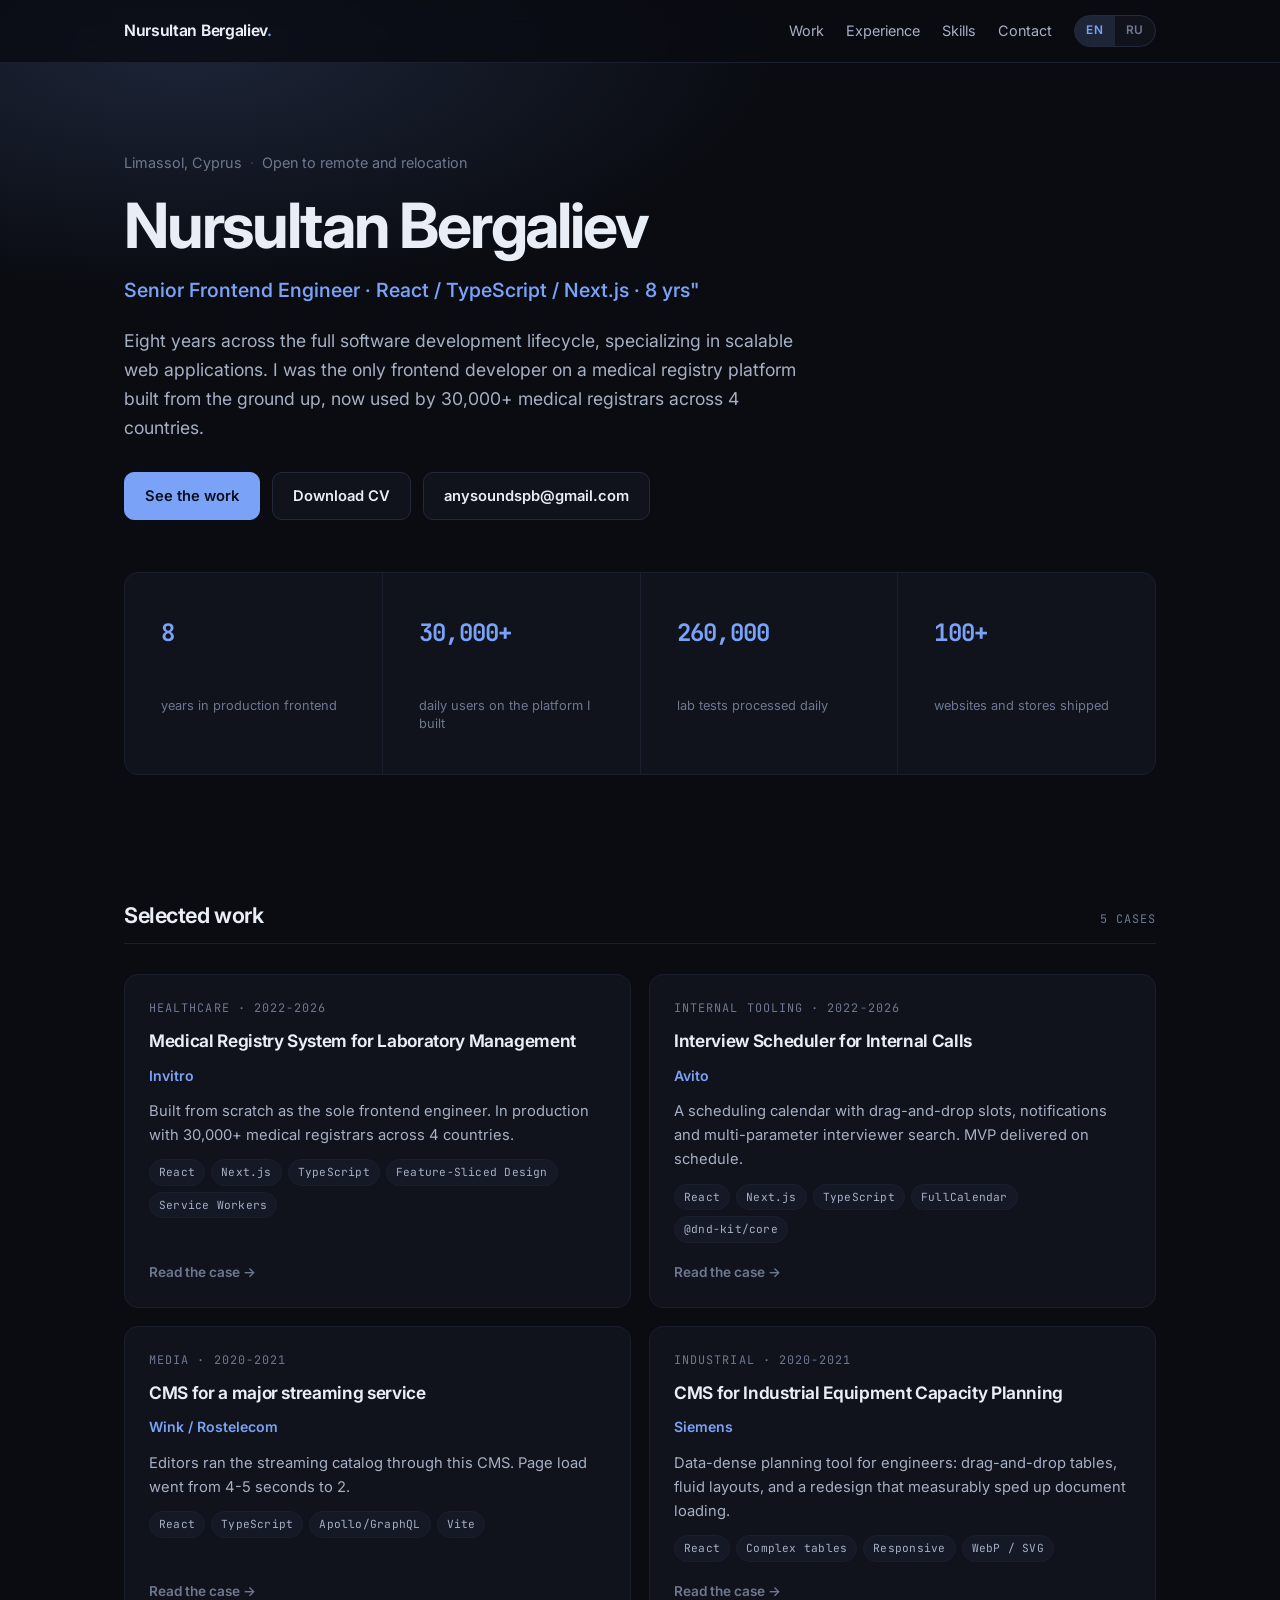
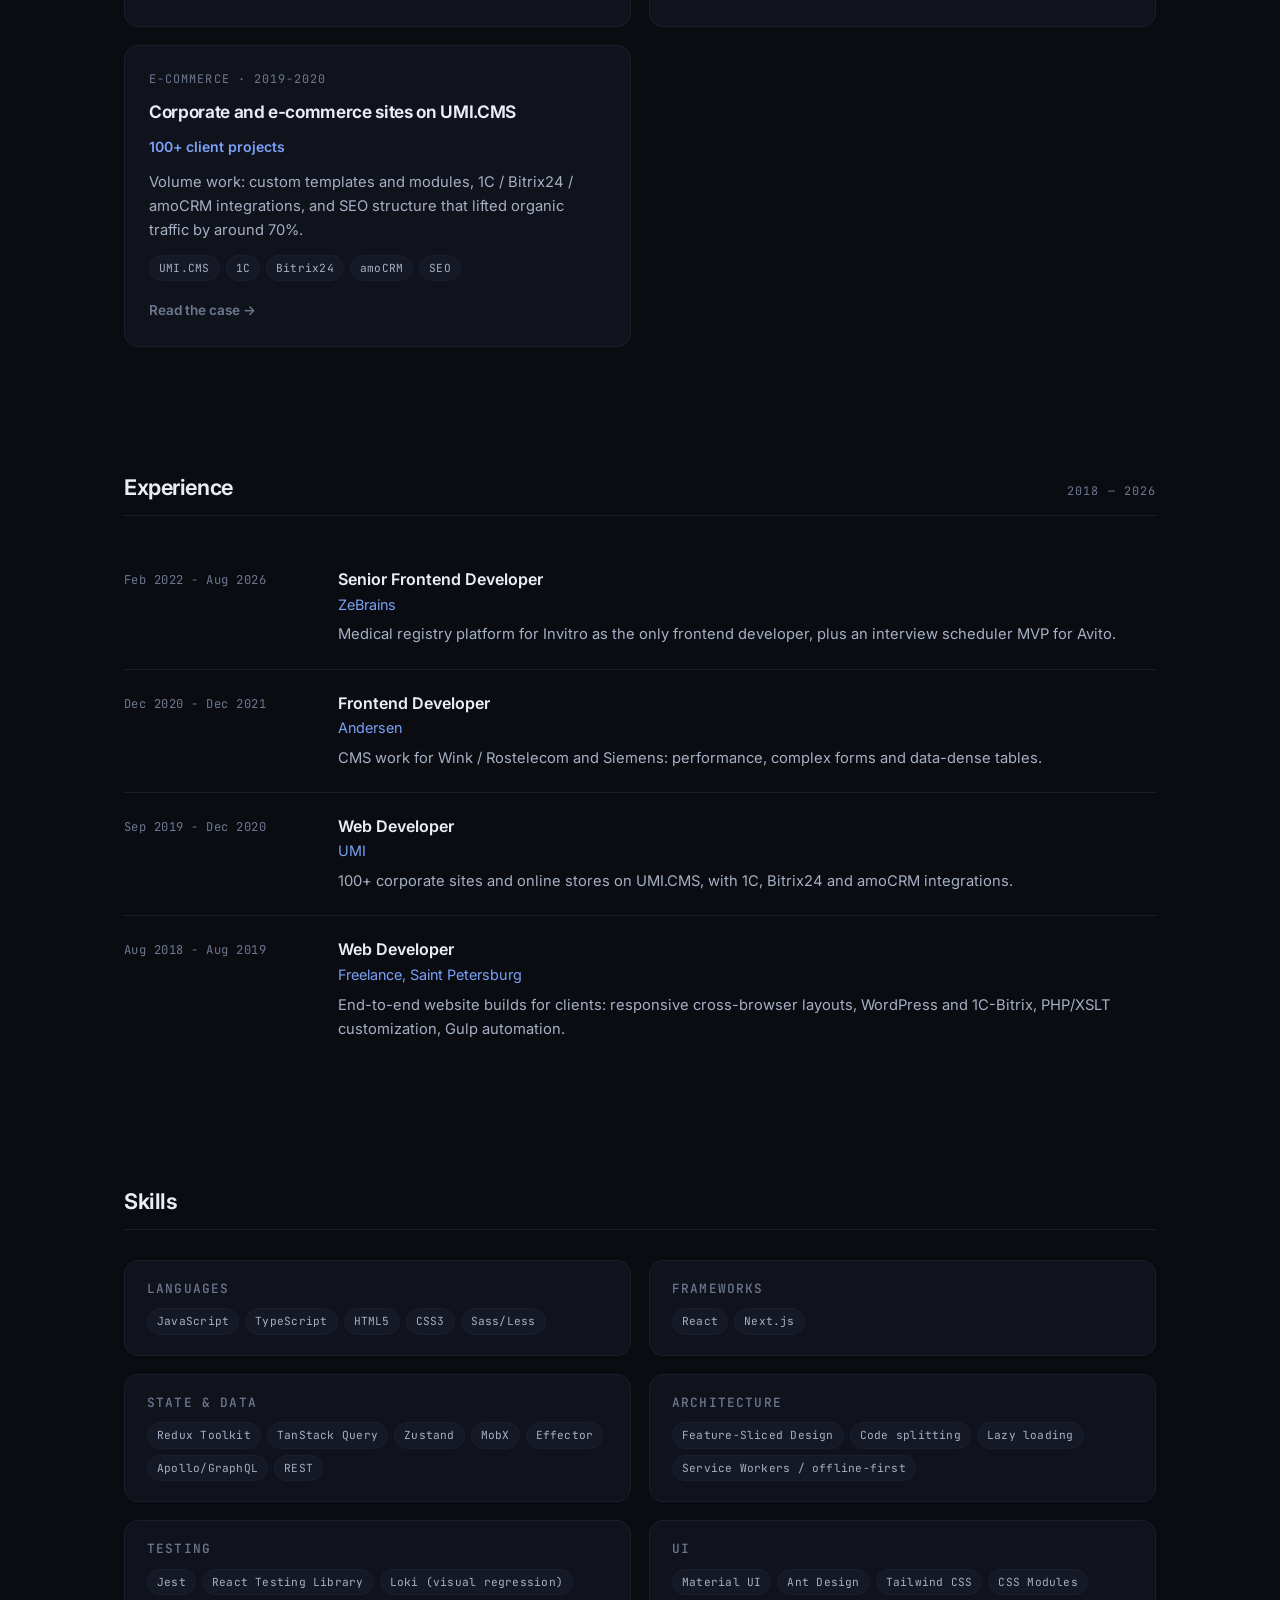
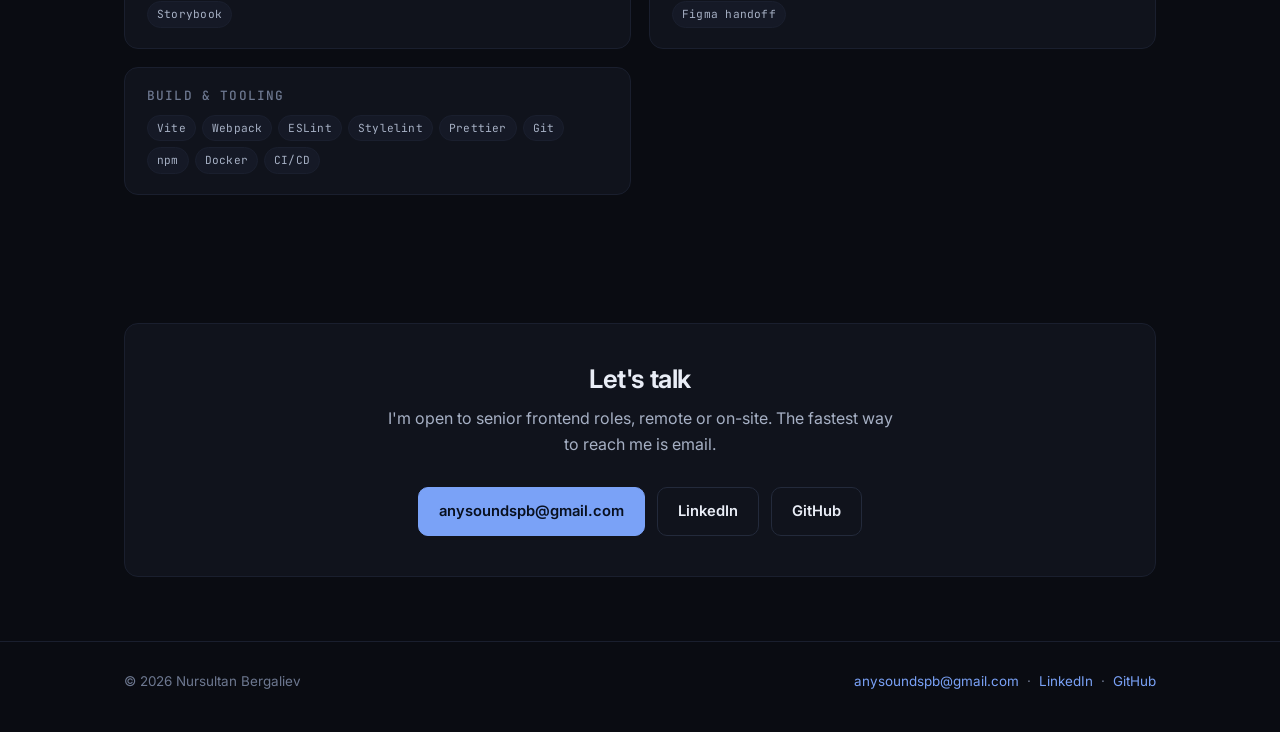
<file: index.html>
<!doctype html>
<html lang="en" data-title-en="Nursultan Bergaliev - Senior Frontend Developer" data-title-ru="Нурсултан Бергалиев - Senior Frontend-разработчик">
<head>
<meta charset="utf-8">
<meta name="viewport" content="width=device-width, initial-scale=1">
<title>Nursultan Bergaliev - Senior Frontend Developer</title>
<meta name="description" content="Senior Frontend Developer with 8 years of experience. React, Next.js, TypeScript. Built a medical registry platform used by 30,000+ registrars across 4 countries.">
<meta property="og:title" content="Nursultan Bergaliev - Senior Frontend Developer">
<meta property="og:description" content="Senior Frontend Developer with 8 years of experience. React, Next.js, TypeScript. Built a medical registry platform used by 30,000+ registrars across 4 countries.">
<meta property="og:type" content="website">
<meta name="theme-color" content="#0a0c12">
<link rel="icon" href="data:image/svg+xml,%3Csvg xmlns='http://www.w3.org/2000/svg' viewBox='0 0 32 32'%3E%3Crect width='32' height='32' rx='8' fill='%230a0c12'/%3E%3Ctext x='16' y='22' font-family='monospace' font-size='16' font-weight='700' fill='%237aa2f7' text-anchor='middle'%3ENB%3C/text%3E%3C/svg%3E">
<link rel="preconnect" href="https://fonts.googleapis.com">
<link rel="preconnect" href="https://fonts.gstatic.com" crossorigin>
<link rel="stylesheet" href="https://fonts.googleapis.com/css2?family=Inter:wght@400;500;600;700&family=JetBrains+Mono:wght@400;500;700&display=swap">
<link rel="stylesheet" href="assets/style.css">
</head>
<body>
<a class="skip" href="#main"><span data-lang="en">Skip to content</span><span data-lang="ru">К содержанию</span></a>
<header class="site-head">
  <div class="wrap">
    <a class="brand" href="index.html">Nursultan Bergaliev<span class="dot">.</span></a>
    <nav class="nav">
      <a href="index.html#work"><span data-lang="en">Work</span><span data-lang="ru">Проекты</span></a>
      <a href="index.html#experience"><span data-lang="en">Experience</span><span data-lang="ru">Опыт</span></a>
      <a href="index.html#skills"><span data-lang="en">Skills</span><span data-lang="ru">Навыки</span></a>
      <a class="keep" href="index.html#contact"><span data-lang="en">Contact</span><span data-lang="ru">Контакты</span></a>
      <div class="lang" role="group" aria-label="Language">
        <button type="button" data-set="en" aria-pressed="true">EN</button>
        <button type="button" data-set="ru" aria-pressed="false">RU</button>
      </div>
    </nav>
  </div>
</header>
<main id="main">

<div class="hero">
  <div class="wrap">
    <div class="meta-line">
      <span><span data-lang="en">Limassol, Cyprus</span><span data-lang="ru">Лимассол, Кипр</span></span><span class="sep">·</span>
      <span><span data-lang="en">Open to remote and relocation</span><span data-lang="ru">Открыт к удалёнке и релокации</span></span>
    </div>
    <h1>Nursultan Bergaliev</h1>
    <div data-lang="en" class="role">Senior Frontend Engineer · React / TypeScript / Next.js · 8 yrs"</div><div data-lang="ru" class="role">Senior Frontend-разработчик</div>
    <p data-lang="en" class="pitch">Eight years across the full software development lifecycle, specializing in scalable web applications. I was the only frontend developer on a medical registry platform built from the ground up, now used by 30,000+ medical registrars across 4 countries.</p><p data-lang="ru" class="pitch">Восемь лет во всём цикле разработки, специализация - масштабируемые веб-приложения. Был единственным фронтенд-разработчиком медицинской регистратуры, построенной с нуля: сейчас ей пользуются более 30 000 медрегистраторов в 4 странах.</p>
    <div class="cta">
      <a class="btn btn-primary" href="#work"><span data-lang="en">See the work</span><span data-lang="ru">Смотреть проекты</span></a>
      <a class="btn" href="Nursultan_Bergaliev_CV.pdf" download><span data-lang="en">Download CV</span><span data-lang="ru">Скачать резюме</span></a>
      <a class="btn" href="mailto:anysoundspb@gmail.com">anysoundspb@gmail.com</a>
    </div>
    <div class="stats">
      <div><div class="v">8</div><div class="l"><span data-lang="en">years in production frontend</span><span data-lang="ru">лет в продакшен-фронтенде</span></div></div>
      <div><div class="v"><span data-lang="en">30,000+</span><span data-lang="ru">30 000+</span></div><div class="l"><span data-lang="en">daily users on the platform I built</span><span data-lang="ru">пользователей у платформы, которую построил</span></div></div>
      <div><div class="v"><span data-lang="en">260,000</span><span data-lang="ru">260 000</span></div><div class="l"><span data-lang="en">lab tests processed daily</span><span data-lang="ru">лабораторных тестов в день</span></div></div>
      <div><div class="v">100+</div><div class="l"><span data-lang="en">websites and stores shipped</span><span data-lang="ru">сайтов и магазинов запущено</span></div></div></div>
  </div>
</div>

<section id="work">
  <div class="wrap">
    <div class="sec-head">
      <h2><span data-lang="en">Selected work</span><span data-lang="ru">Избранные проекты</span></h2>
      <span class="mono">5 <span data-lang="en">cases</span><span data-lang="ru">кейсов</span></span>
    </div>
    <div class="cards">
      <a class="card" href="work/invitro.html">
        <span class="mono"><span data-lang="en">Healthcare · 2022-2026</span><span data-lang="ru">Медицина · 2022-2026</span></span>
        <h3 data-lang="en">Medical Registry System for Laboratory Management</h3><h3 data-lang="ru">Медицинская регистратура для лабораторной сети</h3>
        <span class="client">Invitro</span>
        <p data-lang="en">Built from scratch as the sole frontend engineer. In production with 30,000+ medical registrars across 4 countries.</p><p data-lang="ru">Построена с нуля, фронтенд целиком на мне. В проде у 30 000+ медрегистраторов в 4 странах.</p>
        <div class="chips"><span class="chip">React</span><span class="chip">Next.js</span><span class="chip">TypeScript</span><span class="chip">Feature-Sliced Design</span><span class="chip">Service Workers</span></div>
        <span class="more"><span data-lang="en">Read the case</span><span data-lang="ru">Читать кейс</span> <span>&rarr;</span></span>
      </a>
      <a class="card" href="work/avito.html">
        <span class="mono"><span data-lang="en">Internal tooling · 2022-2026</span><span data-lang="ru">Внутренний инструмент · 2022-2026</span></span>
        <h3 data-lang="en">Interview Scheduler for Internal Calls</h3><h3 data-lang="ru">Планировщик интервью для внутренних созвонов</h3>
        <span class="client">Avito</span>
        <p data-lang="en">A scheduling calendar with drag-and-drop slots, notifications and multi-parameter interviewer search. MVP delivered on schedule.</p><p data-lang="ru">Календарь планирования со слотами через drag-and-drop, уведомлениями и многопараметрическим поиском интервьюеров. MVP сдан в срок.</p>
        <div class="chips"><span class="chip">React</span><span class="chip">Next.js</span><span class="chip">TypeScript</span><span class="chip">FullCalendar</span><span class="chip">@dnd-kit/core</span></div>
        <span class="more"><span data-lang="en">Read the case</span><span data-lang="ru">Читать кейс</span> <span>&rarr;</span></span>
      </a>
      <a class="card" href="work/wink.html">
        <span class="mono"><span data-lang="en">Media · 2020-2021</span><span data-lang="ru">Медиа · 2020-2021</span></span>
        <h3 data-lang="en">CMS for a major streaming service</h3><h3 data-lang="ru">CMS для крупного стримингового сервиса</h3>
        <span class="client">Wink / Rostelecom</span>
        <p data-lang="en">Editors ran the streaming catalog through this CMS. Page load went from 4-5 seconds to 2.</p><p data-lang="ru">Редакторы вели каталог стриминга через эту CMS. Загрузка страницы упала с 4-5 секунд до 2.</p>
        <div class="chips"><span class="chip">React</span><span class="chip">TypeScript</span><span class="chip">Apollo/GraphQL</span><span class="chip">Vite</span></div>
        <span class="more"><span data-lang="en">Read the case</span><span data-lang="ru">Читать кейс</span> <span>&rarr;</span></span>
      </a>
      <a class="card" href="work/siemens.html">
        <span class="mono"><span data-lang="en">Industrial · 2020-2021</span><span data-lang="ru">Промышленность · 2020-2021</span></span>
        <h3 data-lang="en">CMS for Industrial Equipment Capacity Planning</h3><h3 data-lang="ru">CMS для планирования мощностей промышленного оборудования</h3>
        <span class="client">Siemens</span>
        <p data-lang="en">Data-dense planning tool for engineers: drag-and-drop tables, fluid layouts, and a redesign that measurably sped up document loading.</p><p data-lang="ru">Плотный по данным инструмент планирования для инженеров: таблицы с drag-and-drop, резиновые макеты и редизайн, который заметно ускорил загрузку документов.</p>
        <div class="chips"><span class="chip">React</span><span class="chip">Complex tables</span><span class="chip">Responsive</span><span class="chip">WebP / SVG</span></div>
        <span class="more"><span data-lang="en">Read the case</span><span data-lang="ru">Читать кейс</span> <span>&rarr;</span></span>
      </a>
      <a class="card" href="work/umi.html">
        <span class="mono"><span data-lang="en">E-commerce · 2019-2020</span><span data-lang="ru">E-commerce · 2019-2020</span></span>
        <h3 data-lang="en">Corporate and e-commerce sites on UMI.CMS</h3><h3 data-lang="ru">Корпоративные сайты и магазины на UMI.CMS</h3>
        <span class="client"><span data-lang="en">100+ client projects</span><span data-lang="ru">100+ клиентских проектов</span></span>
        <p data-lang="en">Volume work: custom templates and modules, 1C / Bitrix24 / amoCRM integrations, and SEO structure that lifted organic traffic by around 70%.</p><p data-lang="ru">Поток проектов: кастомные шаблоны и модули, интеграции с 1С, Bitrix24 и amoCRM, SEO-структура, поднявшая органический трафик примерно на 70%.</p>
        <div class="chips"><span class="chip">UMI.CMS</span><span class="chip">1C</span><span class="chip">Bitrix24</span><span class="chip">amoCRM</span><span class="chip">SEO</span></div>
        <span class="more"><span data-lang="en">Read the case</span><span data-lang="ru">Читать кейс</span> <span>&rarr;</span></span>
      </a>
    </div>
  </div>
</section>

<section id="experience">
  <div class="wrap">
    <div class="sec-head">
      <h2><span data-lang="en">Experience</span><span data-lang="ru">Опыт работы</span></h2>
      <span class="mono">2018 &mdash; 2026</span>
    </div>
    <div class="tl">
      <div class="tl-item">
        <div class="tl-when"><span data-lang="en">Feb 2022 - Aug 2026</span><span data-lang="ru">Фев 2022 - авг 2026</span></div>
        <div>
          <div data-lang="en" class="tl-role">Senior Frontend Developer</div><div data-lang="ru" class="tl-role">Senior Frontend-разработчик</div>
          <div class="tl-co">ZeBrains</div>
          <div data-lang="en" class="tl-note">Medical registry platform for Invitro as the only frontend developer, plus an interview scheduler MVP for Avito.</div><div data-lang="ru" class="tl-note">Медицинская регистратура для «Инвитро» - единственным фронтендером, плюс MVP планировщика интервью для Avito.</div>
        </div>
      </div>
      <div class="tl-item">
        <div class="tl-when"><span data-lang="en">Dec 2020 - Dec 2021</span><span data-lang="ru">Дек 2020 - дек 2021</span></div>
        <div>
          <div data-lang="en" class="tl-role">Frontend Developer</div><div data-lang="ru" class="tl-role">Frontend-разработчик</div>
          <div class="tl-co">Andersen</div>
          <div data-lang="en" class="tl-note">CMS work for Wink / Rostelecom and Siemens: performance, complex forms and data-dense tables.</div><div data-lang="ru" class="tl-note">CMS для Wink / «Ростелеком» и Siemens: производительность, сложные формы и плотные таблицы.</div>
        </div>
      </div>
      <div class="tl-item">
        <div class="tl-when"><span data-lang="en">Sep 2019 - Dec 2020</span><span data-lang="ru">Сен 2019 - дек 2020</span></div>
        <div>
          <div data-lang="en" class="tl-role">Web Developer</div><div data-lang="ru" class="tl-role">Веб-разработчик</div>
          <div class="tl-co">UMI</div>
          <div data-lang="en" class="tl-note">100+ corporate sites and online stores on UMI.CMS, with 1C, Bitrix24 and amoCRM integrations.</div><div data-lang="ru" class="tl-note">100+ корпоративных сайтов и магазинов на UMI.CMS с интеграциями 1С, Bitrix24 и amoCRM.</div>
        </div>
      </div>
      <div class="tl-item">
        <div class="tl-when"><span data-lang="en">Aug 2018 - Aug 2019</span><span data-lang="ru">Авг 2018 - авг 2019</span></div>
        <div>
          <div data-lang="en" class="tl-role">Web Developer</div><div data-lang="ru" class="tl-role">Веб-разработчик</div>
          <div data-lang="en" class="tl-co">Freelance, Saint Petersburg</div><div data-lang="ru" class="tl-co">Фриланс, Санкт-Петербург</div>
          <div data-lang="en" class="tl-note">End-to-end website builds for clients: responsive cross-browser layouts, WordPress and 1C-Bitrix, PHP/XSLT customization, Gulp automation.</div><div data-lang="ru" class="tl-note">Сайты под ключ для клиентов: адаптивная кроссбраузерная вёрстка, WordPress и 1С-Битрикс, доработки на PHP/XSLT, автоматизация на Gulp.</div>
        </div>
      </div>
    </div>
  </div>
</section>

<section id="skills">
  <div class="wrap">
    <div class="sec-head">
      <h2><span data-lang="en">Skills</span><span data-lang="ru">Навыки</span></h2>
    </div>
    <div class="skills">
      <div class="skill-group">
        <h3 data-lang="en">Languages</h3><h3 data-lang="ru">Языки</h3>
        <div class="chips"><span class="chip">JavaScript</span><span class="chip">TypeScript</span><span class="chip">HTML5</span><span class="chip">CSS3</span><span class="chip">Sass/Less</span></div>
      </div>
      <div class="skill-group">
        <h3 data-lang="en">Frameworks</h3><h3 data-lang="ru">Фреймворки</h3>
        <div class="chips"><span class="chip">React</span><span class="chip">Next.js</span></div>
      </div>
      <div class="skill-group">
        <h3 data-lang="en">State &amp; data</h3><h3 data-lang="ru">Состояние и данные</h3>
        <div class="chips"><span class="chip">Redux Toolkit</span><span class="chip">TanStack Query</span><span class="chip">Zustand</span><span class="chip">MobX</span><span class="chip">Effector</span><span class="chip">Apollo/GraphQL</span><span class="chip">REST</span></div>
      </div>
      <div class="skill-group">
        <h3 data-lang="en">Architecture</h3><h3 data-lang="ru">Архитектура</h3>
        <div class="chips"><span class="chip">Feature-Sliced Design</span><span class="chip">Code splitting</span><span class="chip">Lazy loading</span><span class="chip">Service Workers / offline-first</span></div>
      </div>
      <div class="skill-group">
        <h3 data-lang="en">Testing</h3><h3 data-lang="ru">Тестирование</h3>
        <div class="chips"><span class="chip">Jest</span><span class="chip">React Testing Library</span><span class="chip">Loki (visual regression)</span><span class="chip">Storybook</span></div>
      </div>
      <div class="skill-group">
        <h3 data-lang="en">UI</h3><h3 data-lang="ru">UI</h3>
        <div class="chips"><span class="chip">Material UI</span><span class="chip">Ant Design</span><span class="chip">Tailwind CSS</span><span class="chip">CSS Modules</span><span class="chip">Figma handoff</span></div>
      </div>
      <div class="skill-group">
        <h3 data-lang="en">Build &amp; tooling</h3><h3 data-lang="ru">Сборка и тулинг</h3>
        <div class="chips"><span class="chip">Vite</span><span class="chip">Webpack</span><span class="chip">ESLint</span><span class="chip">Stylelint</span><span class="chip">Prettier</span><span class="chip">Git</span><span class="chip">npm</span><span class="chip">Docker</span><span class="chip">CI/CD</span></div>
      </div>
    </div>
  </div>
</section>

<section id="contact">
  <div class="wrap">
    <div class="contact-box">
      <h2><span data-lang="en">Let's talk</span><span data-lang="ru">Давайте поговорим</span></h2>
      <p><span data-lang="en">I'm open to senior frontend roles, remote or on-site. The fastest way to reach me is email.</span><span data-lang="ru">Открыт к senior-позициям во фронтенде, удалённо или в офисе. Быстрее всего ответить на письмо.</span></p>
      <div class="cta" style="justify-content:center">
        <a class="btn btn-primary" href="mailto:anysoundspb@gmail.com">anysoundspb@gmail.com</a>
        <a class="btn" href="https://www.linkedin.com/in/nursultan-bergaliev-607647428/" rel="noopener">LinkedIn</a>
        <a class="btn" href="https://github.com/anysound" rel="noopener">GitHub</a>
      </div>
    </div>
  </div>
</section>

</main>
<footer class="site-foot">
  <div class="wrap">
    <span>&copy; 2026 Nursultan Bergaliev</span>
    <span><a href="mailto:anysoundspb@gmail.com">anysoundspb@gmail.com</a> &nbsp;·&nbsp; <a href="https://www.linkedin.com/in/nursultan-bergaliev-607647428/" rel="noopener">LinkedIn</a> &nbsp;·&nbsp; <a href="https://github.com/anysound" rel="noopener">GitHub</a></span>
  </div>
</footer>
<script src="assets/site.js"></script>
</body>
</html>
</file>
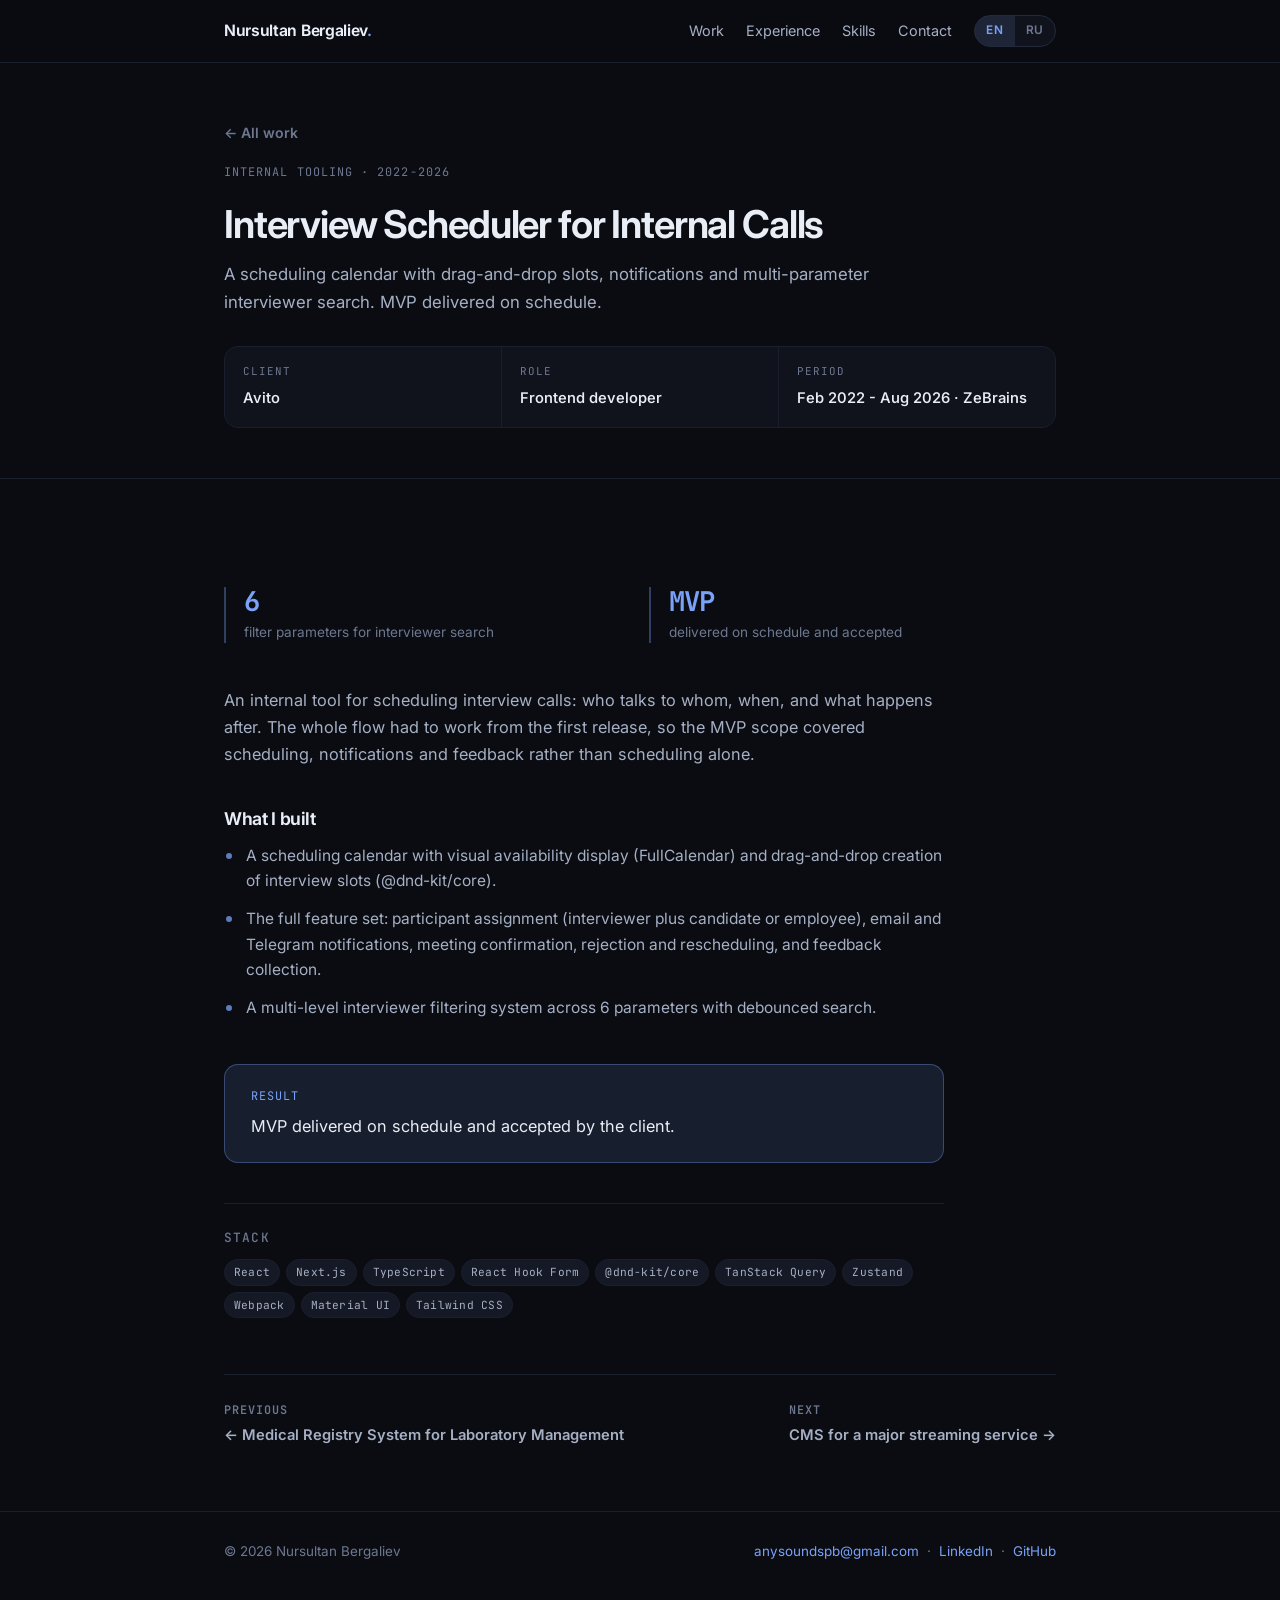
<file: work/avito.html>
<!doctype html>
<html lang="en" data-title-en="Interview Scheduler for Internal Calls - Avito - Nursultan Bergaliev" data-title-ru="Планировщик интервью для внутренних созвонов - Нурсултан Бергалиев">
<head>
<meta charset="utf-8">
<meta name="viewport" content="width=device-width, initial-scale=1">
<title>Interview Scheduler for Internal Calls - Avito - Nursultan Bergaliev</title>
<meta name="description" content="A scheduling calendar with drag-and-drop slots, notifications and multi-parameter interviewer search. MVP delivered on schedule.">
<meta property="og:title" content="Interview Scheduler for Internal Calls - Avito - Nursultan Bergaliev">
<meta property="og:description" content="A scheduling calendar with drag-and-drop slots, notifications and multi-parameter interviewer search. MVP delivered on schedule.">
<meta property="og:type" content="website">
<meta name="theme-color" content="#0a0c12">
<link rel="icon" href="data:image/svg+xml,%3Csvg xmlns='http://www.w3.org/2000/svg' viewBox='0 0 32 32'%3E%3Crect width='32' height='32' rx='8' fill='%230a0c12'/%3E%3Ctext x='16' y='22' font-family='monospace' font-size='16' font-weight='700' fill='%237aa2f7' text-anchor='middle'%3ENB%3C/text%3E%3C/svg%3E">
<link rel="preconnect" href="https://fonts.googleapis.com">
<link rel="preconnect" href="https://fonts.gstatic.com" crossorigin>
<link rel="stylesheet" href="https://fonts.googleapis.com/css2?family=Inter:wght@400;500;600;700&family=JetBrains+Mono:wght@400;500;700&display=swap">
<link rel="stylesheet" href="../assets/style.css">
</head>
<body class="case">
<a class="skip" href="#main"><span data-lang="en">Skip to content</span><span data-lang="ru">К содержанию</span></a>
<header class="site-head">
  <div class="wrap">
    <a class="brand" href="../index.html">Nursultan Bergaliev<span class="dot">.</span></a>
    <nav class="nav">
      <a href="../index.html#work"><span data-lang="en">Work</span><span data-lang="ru">Проекты</span></a>
      <a href="../index.html#experience"><span data-lang="en">Experience</span><span data-lang="ru">Опыт</span></a>
      <a href="../index.html#skills"><span data-lang="en">Skills</span><span data-lang="ru">Навыки</span></a>
      <a class="keep" href="../index.html#contact"><span data-lang="en">Contact</span><span data-lang="ru">Контакты</span></a>
      <div class="lang" role="group" aria-label="Language">
        <button type="button" data-set="en" aria-pressed="true">EN</button>
        <button type="button" data-set="ru" aria-pressed="false">RU</button>
      </div>
    </nav>
  </div>
</header>
<main id="main">

<div class="case-head">
  <div class="wrap">
    <a class="back" href="../index.html">&larr; <span data-lang="en">All work</span><span data-lang="ru">Все проекты</span></a>
    <span class="mono" style="display:block;margin-top:18px"><span data-lang="en">Internal tooling · 2022-2026</span><span data-lang="ru">Внутренний инструмент · 2022-2026</span></span>
    <h1 data-lang="en">Interview Scheduler for Internal Calls</h1><h1 data-lang="ru">Планировщик интервью для внутренних созвонов</h1>
    <p data-lang="en" class="lede">A scheduling calendar with drag-and-drop slots, notifications and multi-parameter interviewer search. MVP delivered on schedule.</p><p data-lang="ru" class="lede">Календарь планирования со слотами через drag-and-drop, уведомлениями и многопараметрическим поиском интервьюеров. MVP сдан в срок.</p>
    <dl class="case-meta">
      <div><dt><span data-lang="en">Client</span><span data-lang="ru">Клиент</span></dt><dd>Avito</dd></div>
      <div><dt><span data-lang="en">Role</span><span data-lang="ru">Роль</span></dt><dd><span data-lang="en">Frontend developer</span><span data-lang="ru">Фронтенд-разработчик</span></dd></div>
      <div><dt><span data-lang="en">Period</span><span data-lang="ru">Период</span></dt><dd><span data-lang="en">Feb 2022 - Aug 2026</span><span data-lang="ru">Февраль 2022 - август 2026</span> · ZeBrains</dd></div>
    </dl>
  </div>
</div>

<section>
  <div class="wrap">
    <div class="kpis">
        <div class="kpi"><div class="v">6</div><div class="l"><span data-lang="en">filter parameters for interviewer search</span><span data-lang="ru">параметров фильтра поиска интервьюера</span></div></div>
        <div class="kpi"><div class="v">MVP</div><div class="l"><span data-lang="en">delivered on schedule and accepted</span><span data-lang="ru">сдан в срок и принят</span></div></div>
      </div>
    <div class="prose">
      <p data-lang="en">An internal tool for scheduling interview calls: who talks to whom, when, and what happens after. The whole flow had to work from the first release, so the MVP scope covered scheduling, notifications and feedback rather than scheduling alone.</p><p data-lang="ru">Внутренний инструмент для планирования интервью: кто с кем говорит, когда и что происходит дальше. Весь сценарий должен был работать с первого релиза, поэтому в MVP вошли не только слоты, но и уведомления со сбором обратной связи.</p>
      
      <div class="block">
        <h2 data-lang="en">What I built</h2><h2 data-lang="ru">Что сделал</h2>
        <ul>
          <li><span data-lang="en">A scheduling calendar with visual availability display (FullCalendar) and drag-and-drop creation of interview slots (@dnd-kit/core).</span><span data-lang="ru">Календарь планирования с визуальным отображением доступности (FullCalendar) и созданием слотов интервью через drag-and-drop (@dnd-kit/core).</span></li>
          <li><span data-lang="en">The full feature set: participant assignment (interviewer plus candidate or employee), email and Telegram notifications, meeting confirmation, rejection and rescheduling, and feedback collection.</span><span data-lang="ru">Полный набор функций: назначение участников (интервьюер плюс кандидат или сотрудник), уведомления на email и в Telegram, подтверждение, отклонение и перенос встречи, сбор обратной связи.</span></li>
          <li><span data-lang="en">A multi-level interviewer filtering system across 6 parameters with debounced search.</span><span data-lang="ru">Многоуровневая система фильтрации интервьюеров по 6 параметрам с debounce-поиском.</span></li>
        </ul>
      </div>
      
      <div class="result">
        <div class="mono"><span data-lang="en">Result</span><span data-lang="ru">Результат</span></div>
        <p data-lang="en">MVP delivered on schedule and accepted by the client.</p><p data-lang="ru">MVP сдан в срок и принят заказчиком.</p>
      </div>
      <div class="stack-box">
        <h2><span data-lang="en">Stack</span><span data-lang="ru">Стек</span></h2>
        <div class="chips"><span class="chip">React</span><span class="chip">Next.js</span><span class="chip">TypeScript</span><span class="chip">React Hook Form</span><span class="chip">@dnd-kit/core</span><span class="chip">TanStack Query</span><span class="chip">Zustand</span><span class="chip">Webpack</span><span class="chip">Material UI</span><span class="chip">Tailwind CSS</span></div>
      </div>
    </div>
    <div class="case-nav">
      
      <a href="invitro.html">
        <span class="mono"><span data-lang="en">Previous</span><span data-lang="ru">Предыдущий</span></span>
        &larr; <span data-lang="en">Medical Registry System for Laboratory Management</span><span data-lang="ru">Медицинская регистратура для лабораторной сети</span>
      </a>
      
      <a href="wink.html">
        <span class="mono"><span data-lang="en">Next</span><span data-lang="ru">Следующий</span></span>
        <span data-lang="en">CMS for a major streaming service</span><span data-lang="ru">CMS для крупного стримингового сервиса</span> &rarr;
      </a>
    </div>
  </div>
</section>

</main>
<footer class="site-foot">
  <div class="wrap">
    <span>&copy; 2026 Nursultan Bergaliev</span>
    <span><a href="mailto:anysoundspb@gmail.com">anysoundspb@gmail.com</a> &nbsp;·&nbsp; <a href="https://www.linkedin.com/in/nursultan-bergaliev-607647428/" rel="noopener">LinkedIn</a> &nbsp;·&nbsp; <a href="https://github.com/anysound" rel="noopener">GitHub</a></span>
  </div>
</footer>
<script src="../assets/site.js"></script>
</body>
</html>
</file>
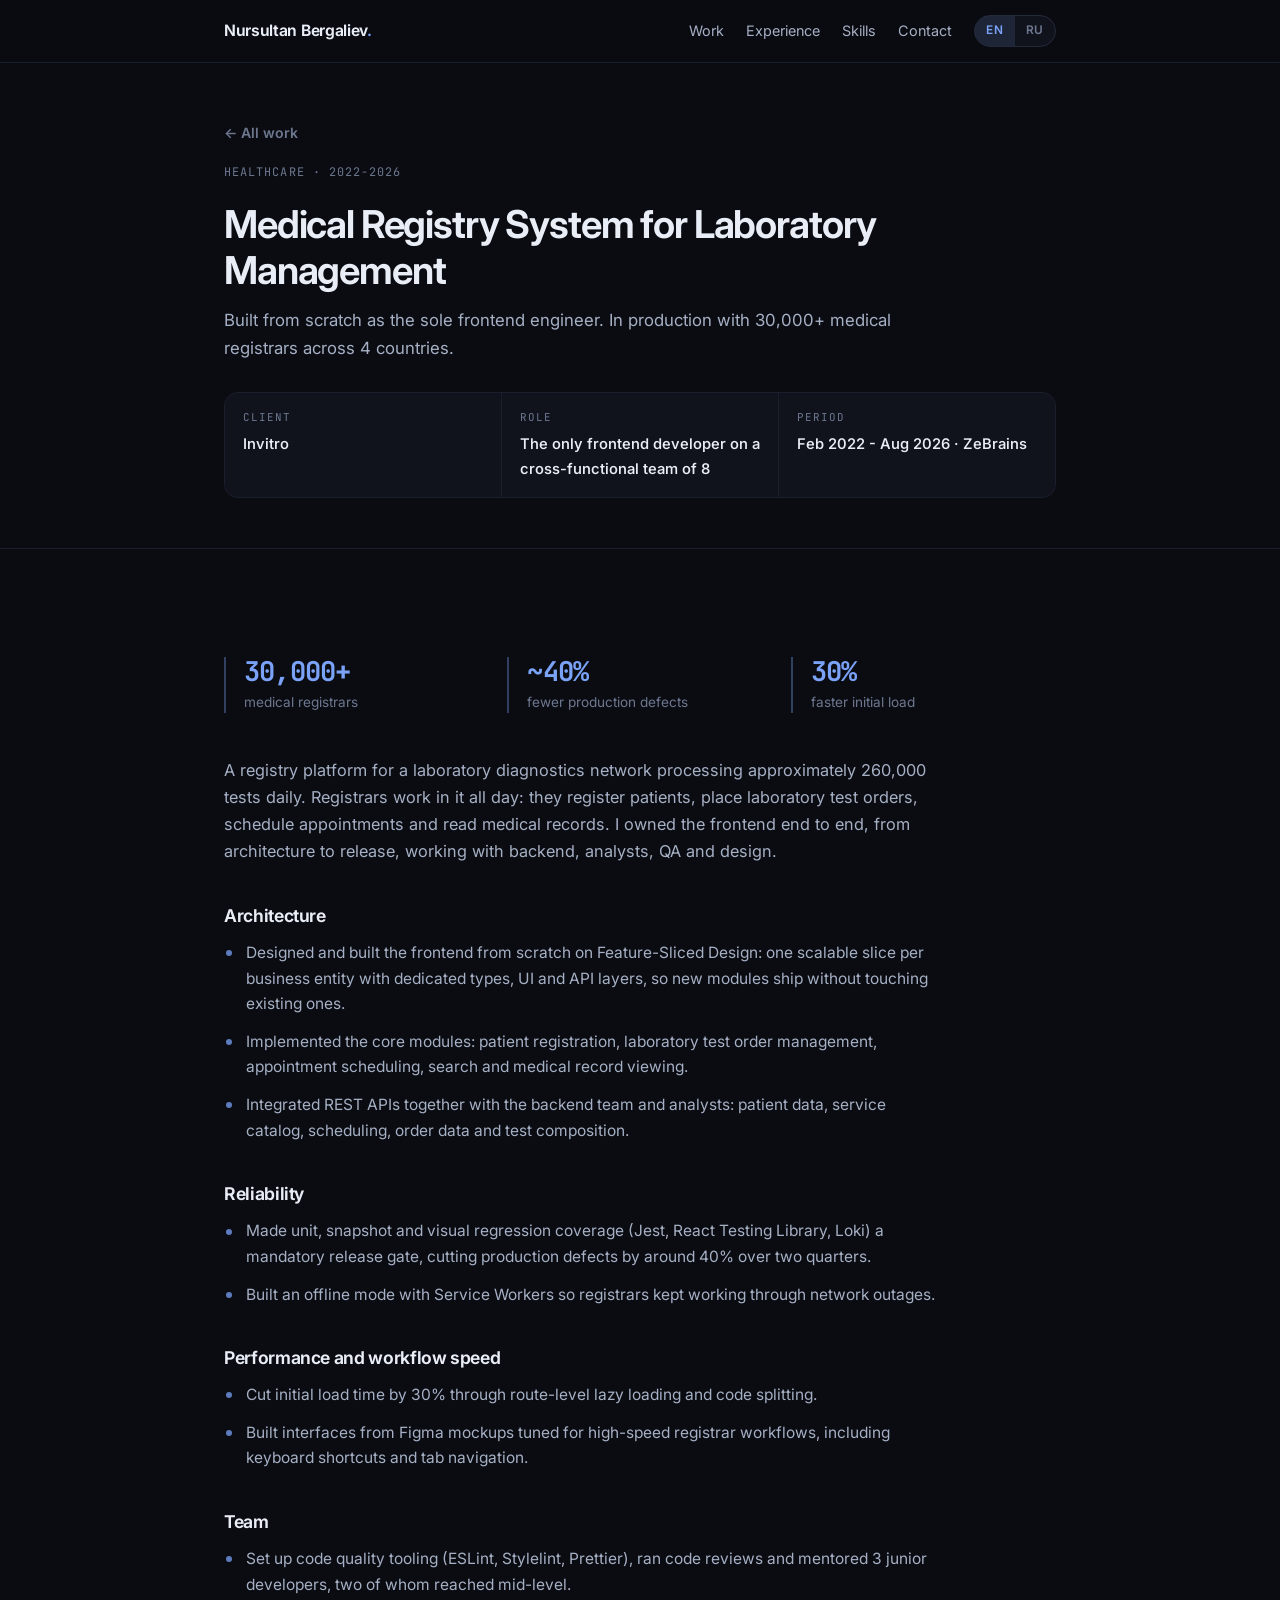
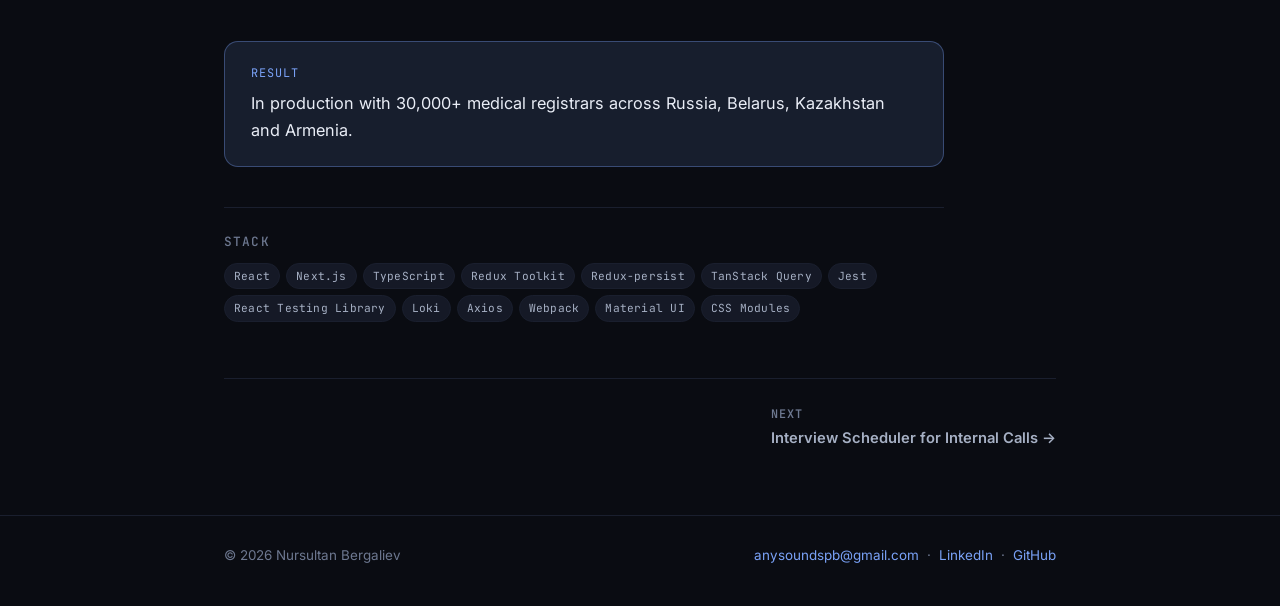
<file: work/invitro.html>
<!doctype html>
<html lang="en" data-title-en="Medical Registry System for Laboratory Management - Invitro - Nursultan Bergaliev" data-title-ru="Медицинская регистратура для лабораторной сети - Нурсултан Бергалиев">
<head>
<meta charset="utf-8">
<meta name="viewport" content="width=device-width, initial-scale=1">
<title>Medical Registry System for Laboratory Management - Invitro - Nursultan Bergaliev</title>
<meta name="description" content="Built from scratch as the sole frontend engineer. In production with 30,000+ medical registrars across 4 countries.">
<meta property="og:title" content="Medical Registry System for Laboratory Management - Invitro - Nursultan Bergaliev">
<meta property="og:description" content="Built from scratch as the sole frontend engineer. In production with 30,000+ medical registrars across 4 countries.">
<meta property="og:type" content="website">
<meta name="theme-color" content="#0a0c12">
<link rel="icon" href="data:image/svg+xml,%3Csvg xmlns='http://www.w3.org/2000/svg' viewBox='0 0 32 32'%3E%3Crect width='32' height='32' rx='8' fill='%230a0c12'/%3E%3Ctext x='16' y='22' font-family='monospace' font-size='16' font-weight='700' fill='%237aa2f7' text-anchor='middle'%3ENB%3C/text%3E%3C/svg%3E">
<link rel="preconnect" href="https://fonts.googleapis.com">
<link rel="preconnect" href="https://fonts.gstatic.com" crossorigin>
<link rel="stylesheet" href="https://fonts.googleapis.com/css2?family=Inter:wght@400;500;600;700&family=JetBrains+Mono:wght@400;500;700&display=swap">
<link rel="stylesheet" href="../assets/style.css">
</head>
<body class="case">
<a class="skip" href="#main"><span data-lang="en">Skip to content</span><span data-lang="ru">К содержанию</span></a>
<header class="site-head">
  <div class="wrap">
    <a class="brand" href="../index.html">Nursultan Bergaliev<span class="dot">.</span></a>
    <nav class="nav">
      <a href="../index.html#work"><span data-lang="en">Work</span><span data-lang="ru">Проекты</span></a>
      <a href="../index.html#experience"><span data-lang="en">Experience</span><span data-lang="ru">Опыт</span></a>
      <a href="../index.html#skills"><span data-lang="en">Skills</span><span data-lang="ru">Навыки</span></a>
      <a class="keep" href="../index.html#contact"><span data-lang="en">Contact</span><span data-lang="ru">Контакты</span></a>
      <div class="lang" role="group" aria-label="Language">
        <button type="button" data-set="en" aria-pressed="true">EN</button>
        <button type="button" data-set="ru" aria-pressed="false">RU</button>
      </div>
    </nav>
  </div>
</header>
<main id="main">

<div class="case-head">
  <div class="wrap">
    <a class="back" href="../index.html">&larr; <span data-lang="en">All work</span><span data-lang="ru">Все проекты</span></a>
    <span class="mono" style="display:block;margin-top:18px"><span data-lang="en">Healthcare · 2022-2026</span><span data-lang="ru">Медицина · 2022-2026</span></span>
    <h1 data-lang="en">Medical Registry System for Laboratory Management</h1><h1 data-lang="ru">Медицинская регистратура для лабораторной сети</h1>
    <p data-lang="en" class="lede">Built from scratch as the sole frontend engineer. In production with 30,000+ medical registrars across 4 countries.</p><p data-lang="ru" class="lede">Построена с нуля, фронтенд целиком на мне. В проде у 30 000+ медрегистраторов в 4 странах.</p>
    <dl class="case-meta">
      <div><dt><span data-lang="en">Client</span><span data-lang="ru">Клиент</span></dt><dd>Invitro</dd></div>
      <div><dt><span data-lang="en">Role</span><span data-lang="ru">Роль</span></dt><dd><span data-lang="en">The only frontend developer on a cross-functional team of 8</span><span data-lang="ru">Единственный фронтенд-разработчик в кросс-функциональной команде из 8 человек</span></dd></div>
      <div><dt><span data-lang="en">Period</span><span data-lang="ru">Период</span></dt><dd><span data-lang="en">Feb 2022 - Aug 2026</span><span data-lang="ru">Февраль 2022 - август 2026</span> · ZeBrains</dd></div>
    </dl>
  </div>
</div>

<section>
  <div class="wrap">
    <div class="kpis">
        <div class="kpi"><div class="v"><span data-lang="en">30,000+</span><span data-lang="ru">30 000+</span></div><div class="l"><span data-lang="en">medical registrars</span><span data-lang="ru">медрегистраторов</span></div></div>
        <div class="kpi"><div class="v">~40%</div><div class="l"><span data-lang="en">fewer production defects</span><span data-lang="ru">меньше дефектов в проде</span></div></div>
        <div class="kpi"><div class="v">30%</div><div class="l"><span data-lang="en">faster initial load</span><span data-lang="ru">быстрее первая загрузка</span></div></div>
      </div>
    <div class="prose">
      <p data-lang="en">A registry platform for a laboratory diagnostics network processing approximately 260,000 tests daily. Registrars work in it all day: they register patients, place laboratory test orders, schedule appointments and read medical records. I owned the frontend end to end, from architecture to release, working with backend, analysts, QA and design.</p><p data-lang="ru">Регистратура для сети лабораторной диагностики, которая обрабатывает около 260 000 тестов в сутки. Регистраторы работают в ней весь день: заводят пациентов, оформляют заказы на анализы, назначают приёмы, смотрят медицинские записи. Фронтенд был полностью на мне - от архитектуры до релиза, в связке с бэкендом, аналитиками, QA и дизайном.</p>
      
      <div class="block">
        <h2 data-lang="en">Architecture</h2><h2 data-lang="ru">Архитектура</h2>
        <ul>
          <li><span data-lang="en">Designed and built the frontend from scratch on Feature-Sliced Design: one scalable slice per business entity with dedicated types, UI and API layers, so new modules ship without touching existing ones.</span><span data-lang="ru">Спроектировал и собрал фронтенд с нуля на Feature-Sliced Design: отдельный масштабируемый слайс на бизнес-сущность со своими типами, UI и API-слоями, чтобы новые модули добавлялись без правок существующих.</span></li>
          <li><span data-lang="en">Implemented the core modules: patient registration, laboratory test order management, appointment scheduling, search and medical record viewing.</span><span data-lang="ru">Реализовал ключевые модули: регистрация пациентов, управление заказами на анализы, запись на приём, поиск и просмотр медицинских записей.</span></li>
          <li><span data-lang="en">Integrated REST APIs together with the backend team and analysts: patient data, service catalog, scheduling, order data and test composition.</span><span data-lang="ru">Интегрировал REST API вместе с бэкендом и аналитиками: данные пациентов, каталог услуг, расписание, данные заказов и состав анализов.</span></li>
        </ul>
      </div>
      <div class="block">
        <h2 data-lang="en">Reliability</h2><h2 data-lang="ru">Надёжность</h2>
        <ul>
          <li><span data-lang="en">Made unit, snapshot and visual regression coverage (Jest, React Testing Library, Loki) a mandatory release gate, cutting production defects by around 40% over two quarters.</span><span data-lang="ru">Сделал покрытие юнит-, снапшот- и визуальными регрессионными тестами (Jest, React Testing Library, Loki) обязательным условием релиза - количество дефектов в проде упало примерно на 40% за два квартала.</span></li>
          <li><span data-lang="en">Built an offline mode with Service Workers so registrars kept working through network outages.</span><span data-lang="ru">Сделал офлайн-режим на Service Workers, чтобы регистраторы продолжали работать при обрывах сети.</span></li>
        </ul>
      </div>
      <div class="block">
        <h2 data-lang="en">Performance and workflow speed</h2><h2 data-lang="ru">Производительность и скорость работы</h2>
        <ul>
          <li><span data-lang="en">Cut initial load time by 30% through route-level lazy loading and code splitting.</span><span data-lang="ru">Сократил время первой загрузки на 30% за счёт ленивой загрузки по маршрутам и code splitting.</span></li>
          <li><span data-lang="en">Built interfaces from Figma mockups tuned for high-speed registrar workflows, including keyboard shortcuts and tab navigation.</span><span data-lang="ru">Собрал интерфейсы по макетам Figma под скоростную работу регистратора: горячие клавиши, навигация табом.</span></li>
        </ul>
      </div>
      <div class="block">
        <h2 data-lang="en">Team</h2><h2 data-lang="ru">Команда</h2>
        <ul>
          <li><span data-lang="en">Set up code quality tooling (ESLint, Stylelint, Prettier), ran code reviews and mentored 3 junior developers, two of whom reached mid-level.</span><span data-lang="ru">Настроил тулинг качества кода (ESLint, Stylelint, Prettier), вёл код-ревью и менторил 3 джунов, двое из них выросли до мидла.</span></li>
        </ul>
      </div>
      
      <div class="result">
        <div class="mono"><span data-lang="en">Result</span><span data-lang="ru">Результат</span></div>
        <p data-lang="en">In production with 30,000+ medical registrars across Russia, Belarus, Kazakhstan and Armenia.</p><p data-lang="ru">В продакшене у более чем 30 000 медрегистраторов в России, Беларуси, Казахстане и Армении.</p>
      </div>
      <div class="stack-box">
        <h2><span data-lang="en">Stack</span><span data-lang="ru">Стек</span></h2>
        <div class="chips"><span class="chip">React</span><span class="chip">Next.js</span><span class="chip">TypeScript</span><span class="chip">Redux Toolkit</span><span class="chip">Redux-persist</span><span class="chip">TanStack Query</span><span class="chip">Jest</span><span class="chip">React Testing Library</span><span class="chip">Loki</span><span class="chip">Axios</span><span class="chip">Webpack</span><span class="chip">Material UI</span><span class="chip">CSS Modules</span></div>
      </div>
    </div>
    <div class="case-nav">
      <span></span>
      
      <a href="avito.html">
        <span class="mono"><span data-lang="en">Next</span><span data-lang="ru">Следующий</span></span>
        <span data-lang="en">Interview Scheduler for Internal Calls</span><span data-lang="ru">Планировщик интервью для внутренних созвонов</span> &rarr;
      </a>
    </div>
  </div>
</section>

</main>
<footer class="site-foot">
  <div class="wrap">
    <span>&copy; 2026 Nursultan Bergaliev</span>
    <span><a href="mailto:anysoundspb@gmail.com">anysoundspb@gmail.com</a> &nbsp;·&nbsp; <a href="https://www.linkedin.com/in/nursultan-bergaliev-607647428/" rel="noopener">LinkedIn</a> &nbsp;·&nbsp; <a href="https://github.com/anysound" rel="noopener">GitHub</a></span>
  </div>
</footer>
<script src="../assets/site.js"></script>
</body>
</html>
</file>
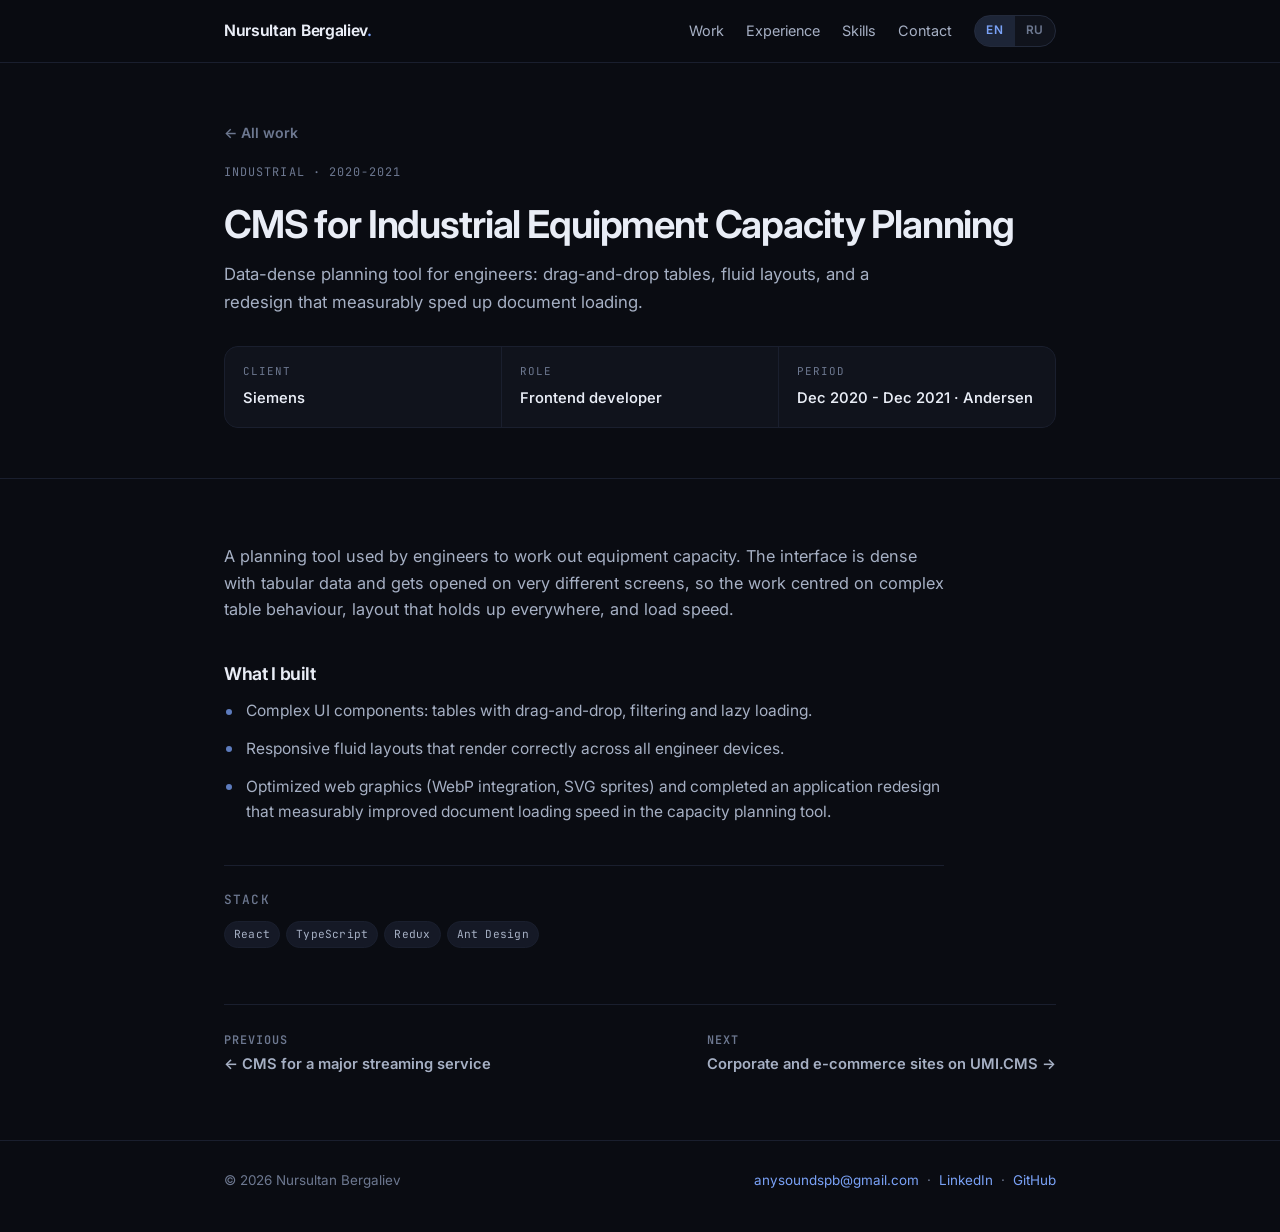
<file: work/siemens.html>
<!doctype html>
<html lang="en" data-title-en="CMS for Industrial Equipment Capacity Planning - Siemens - Nursultan Bergaliev" data-title-ru="CMS для планирования мощностей промышленного оборудования - Нурсултан Бергалиев">
<head>
<meta charset="utf-8">
<meta name="viewport" content="width=device-width, initial-scale=1">
<title>CMS for Industrial Equipment Capacity Planning - Siemens - Nursultan Bergaliev</title>
<meta name="description" content="Data-dense planning tool for engineers: drag-and-drop tables, fluid layouts, and a redesign that measurably sped up document loading.">
<meta property="og:title" content="CMS for Industrial Equipment Capacity Planning - Siemens - Nursultan Bergaliev">
<meta property="og:description" content="Data-dense planning tool for engineers: drag-and-drop tables, fluid layouts, and a redesign that measurably sped up document loading.">
<meta property="og:type" content="website">
<meta name="theme-color" content="#0a0c12">
<link rel="icon" href="data:image/svg+xml,%3Csvg xmlns='http://www.w3.org/2000/svg' viewBox='0 0 32 32'%3E%3Crect width='32' height='32' rx='8' fill='%230a0c12'/%3E%3Ctext x='16' y='22' font-family='monospace' font-size='16' font-weight='700' fill='%237aa2f7' text-anchor='middle'%3ENB%3C/text%3E%3C/svg%3E">
<link rel="preconnect" href="https://fonts.googleapis.com">
<link rel="preconnect" href="https://fonts.gstatic.com" crossorigin>
<link rel="stylesheet" href="https://fonts.googleapis.com/css2?family=Inter:wght@400;500;600;700&family=JetBrains+Mono:wght@400;500;700&display=swap">
<link rel="stylesheet" href="../assets/style.css">
</head>
<body class="case">
<a class="skip" href="#main"><span data-lang="en">Skip to content</span><span data-lang="ru">К содержанию</span></a>
<header class="site-head">
  <div class="wrap">
    <a class="brand" href="../index.html">Nursultan Bergaliev<span class="dot">.</span></a>
    <nav class="nav">
      <a href="../index.html#work"><span data-lang="en">Work</span><span data-lang="ru">Проекты</span></a>
      <a href="../index.html#experience"><span data-lang="en">Experience</span><span data-lang="ru">Опыт</span></a>
      <a href="../index.html#skills"><span data-lang="en">Skills</span><span data-lang="ru">Навыки</span></a>
      <a class="keep" href="../index.html#contact"><span data-lang="en">Contact</span><span data-lang="ru">Контакты</span></a>
      <div class="lang" role="group" aria-label="Language">
        <button type="button" data-set="en" aria-pressed="true">EN</button>
        <button type="button" data-set="ru" aria-pressed="false">RU</button>
      </div>
    </nav>
  </div>
</header>
<main id="main">

<div class="case-head">
  <div class="wrap">
    <a class="back" href="../index.html">&larr; <span data-lang="en">All work</span><span data-lang="ru">Все проекты</span></a>
    <span class="mono" style="display:block;margin-top:18px"><span data-lang="en">Industrial · 2020-2021</span><span data-lang="ru">Промышленность · 2020-2021</span></span>
    <h1 data-lang="en">CMS for Industrial Equipment Capacity Planning</h1><h1 data-lang="ru">CMS для планирования мощностей промышленного оборудования</h1>
    <p data-lang="en" class="lede">Data-dense planning tool for engineers: drag-and-drop tables, fluid layouts, and a redesign that measurably sped up document loading.</p><p data-lang="ru" class="lede">Плотный по данным инструмент планирования для инженеров: таблицы с drag-and-drop, резиновые макеты и редизайн, который заметно ускорил загрузку документов.</p>
    <dl class="case-meta">
      <div><dt><span data-lang="en">Client</span><span data-lang="ru">Клиент</span></dt><dd>Siemens</dd></div>
      <div><dt><span data-lang="en">Role</span><span data-lang="ru">Роль</span></dt><dd><span data-lang="en">Frontend developer</span><span data-lang="ru">Фронтенд-разработчик</span></dd></div>
      <div><dt><span data-lang="en">Period</span><span data-lang="ru">Период</span></dt><dd><span data-lang="en">Dec 2020 - Dec 2021</span><span data-lang="ru">Декабрь 2020 - декабрь 2021</span> · Andersen</dd></div>
    </dl>
  </div>
</div>

<section>
  <div class="wrap">
    
    <div class="prose">
      <p data-lang="en">A planning tool used by engineers to work out equipment capacity. The interface is dense with tabular data and gets opened on very different screens, so the work centred on complex table behaviour, layout that holds up everywhere, and load speed.</p><p data-lang="ru">Инструмент, в котором инженеры считают загрузку оборудования. Интерфейс плотно набит табличными данными и открывается на очень разных экранах, поэтому работа была про поведение сложных таблиц, устойчивую вёрстку и скорость загрузки.</p>
      
      <div class="block">
        <h2 data-lang="en">What I built</h2><h2 data-lang="ru">Что сделал</h2>
        <ul>
          <li><span data-lang="en">Complex UI components: tables with drag-and-drop, filtering and lazy loading.</span><span data-lang="ru">Сложные UI-компоненты: таблицы с drag-and-drop, фильтрацией и ленивой загрузкой.</span></li>
          <li><span data-lang="en">Responsive fluid layouts that render correctly across all engineer devices.</span><span data-lang="ru">Резиновые адаптивные макеты, корректно отображающиеся на всех устройствах инженеров.</span></li>
          <li><span data-lang="en">Optimized web graphics (WebP integration, SVG sprites) and completed an application redesign that measurably improved document loading speed in the capacity planning tool.</span><span data-lang="ru">Оптимизировал веб-графику (WebP, SVG-спрайты) и провёл редизайн приложения, который заметно улучшил скорость загрузки документов в инструменте планирования.</span></li>
        </ul>
      </div>
      
      <div class="stack-box">
        <h2><span data-lang="en">Stack</span><span data-lang="ru">Стек</span></h2>
        <div class="chips"><span class="chip">React</span><span class="chip">TypeScript</span><span class="chip">Redux</span><span class="chip">Ant Design</span></div>
      </div>
    </div>
    <div class="case-nav">
      
      <a href="wink.html">
        <span class="mono"><span data-lang="en">Previous</span><span data-lang="ru">Предыдущий</span></span>
        &larr; <span data-lang="en">CMS for a major streaming service</span><span data-lang="ru">CMS для крупного стримингового сервиса</span>
      </a>
      
      <a href="umi.html">
        <span class="mono"><span data-lang="en">Next</span><span data-lang="ru">Следующий</span></span>
        <span data-lang="en">Corporate and e-commerce sites on UMI.CMS</span><span data-lang="ru">Корпоративные сайты и магазины на UMI.CMS</span> &rarr;
      </a>
    </div>
  </div>
</section>

</main>
<footer class="site-foot">
  <div class="wrap">
    <span>&copy; 2026 Nursultan Bergaliev</span>
    <span><a href="mailto:anysoundspb@gmail.com">anysoundspb@gmail.com</a> &nbsp;·&nbsp; <a href="https://www.linkedin.com/in/nursultan-bergaliev-607647428/" rel="noopener">LinkedIn</a> &nbsp;·&nbsp; <a href="https://github.com/anysound" rel="noopener">GitHub</a></span>
  </div>
</footer>
<script src="../assets/site.js"></script>
</body>
</html>
</file>
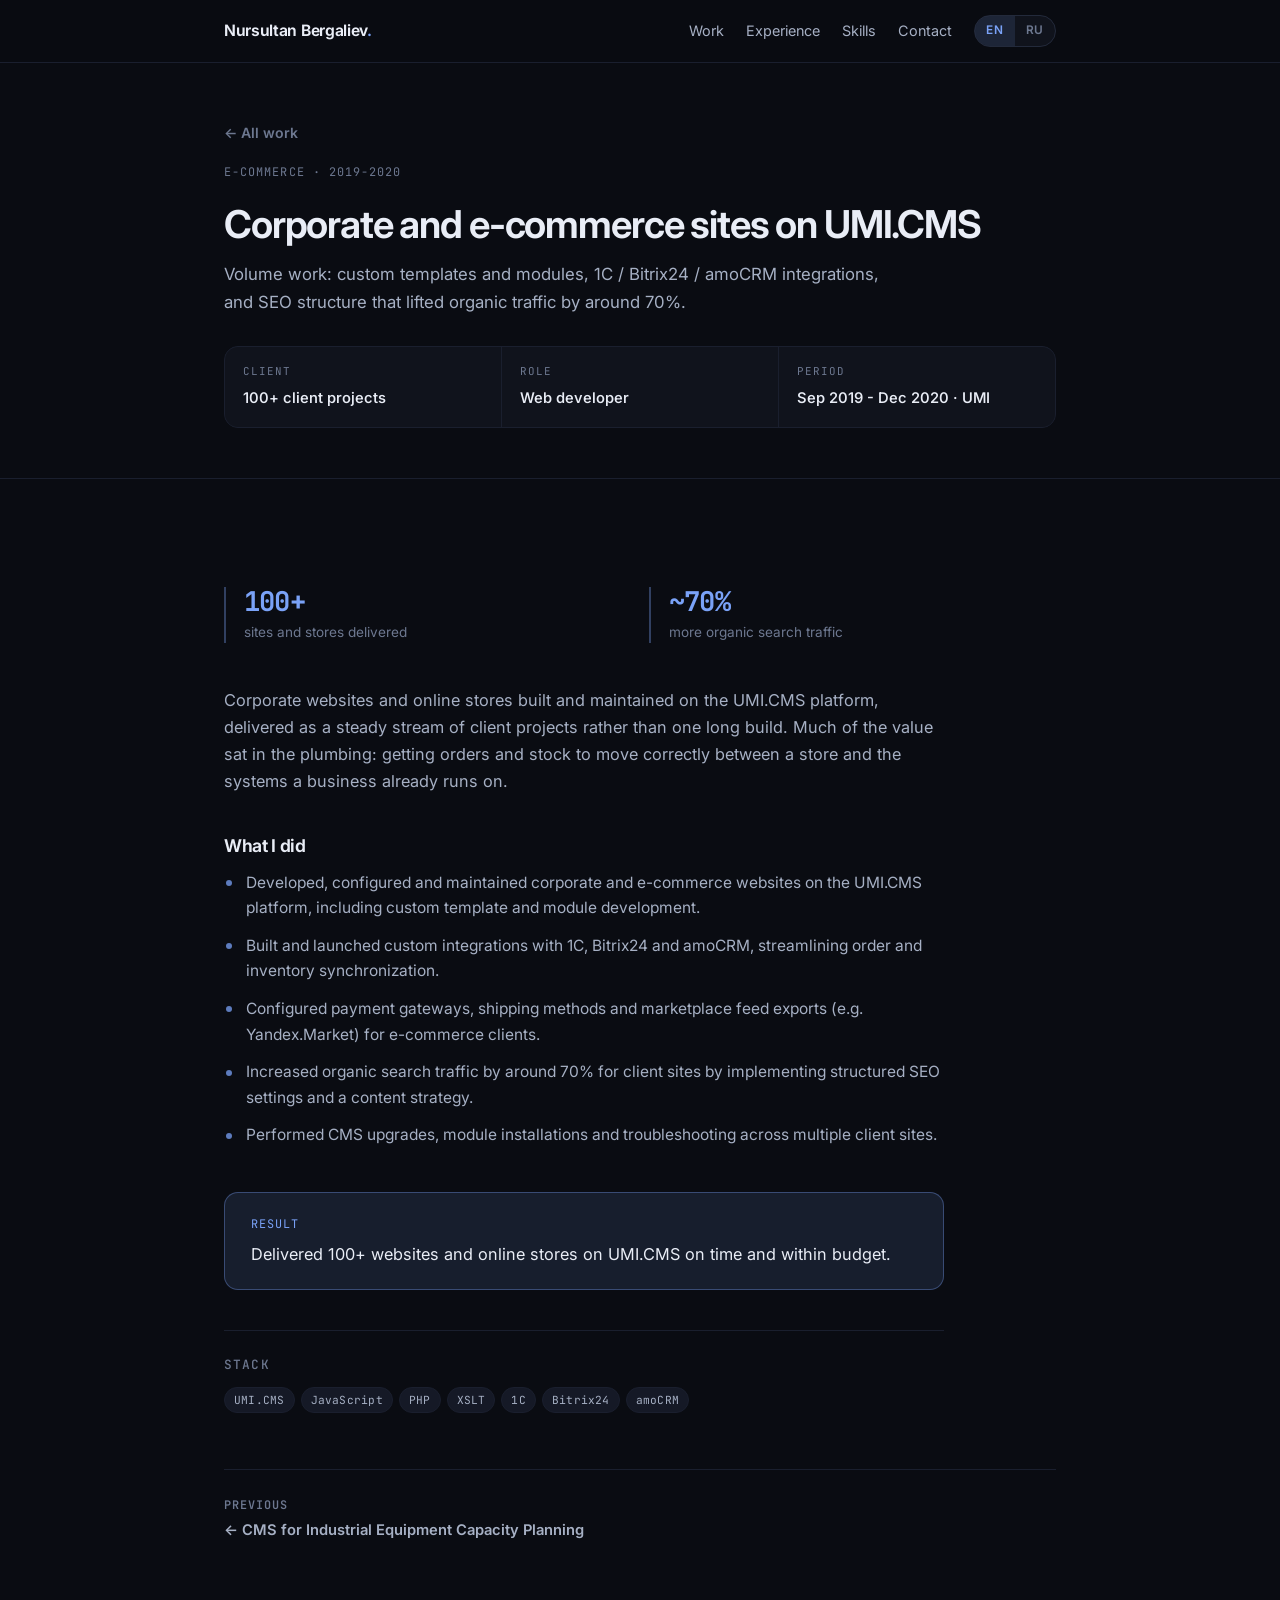
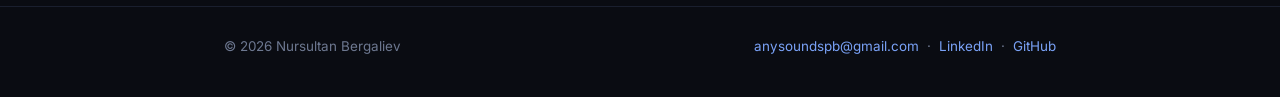
<file: work/umi.html>
<!doctype html>
<html lang="en" data-title-en="Corporate and e-commerce sites on UMI.CMS - 100+ client projects - Nursultan Bergaliev" data-title-ru="Корпоративные сайты и магазины на UMI.CMS - Нурсултан Бергалиев">
<head>
<meta charset="utf-8">
<meta name="viewport" content="width=device-width, initial-scale=1">
<title>Corporate and e-commerce sites on UMI.CMS - 100+ client projects - Nursultan Bergaliev</title>
<meta name="description" content="Volume work: custom templates and modules, 1C / Bitrix24 / amoCRM integrations, and SEO structure that lifted organic traffic by around 70%.">
<meta property="og:title" content="Corporate and e-commerce sites on UMI.CMS - 100+ client projects - Nursultan Bergaliev">
<meta property="og:description" content="Volume work: custom templates and modules, 1C / Bitrix24 / amoCRM integrations, and SEO structure that lifted organic traffic by around 70%.">
<meta property="og:type" content="website">
<meta name="theme-color" content="#0a0c12">
<link rel="icon" href="data:image/svg+xml,%3Csvg xmlns='http://www.w3.org/2000/svg' viewBox='0 0 32 32'%3E%3Crect width='32' height='32' rx='8' fill='%230a0c12'/%3E%3Ctext x='16' y='22' font-family='monospace' font-size='16' font-weight='700' fill='%237aa2f7' text-anchor='middle'%3ENB%3C/text%3E%3C/svg%3E">
<link rel="preconnect" href="https://fonts.googleapis.com">
<link rel="preconnect" href="https://fonts.gstatic.com" crossorigin>
<link rel="stylesheet" href="https://fonts.googleapis.com/css2?family=Inter:wght@400;500;600;700&family=JetBrains+Mono:wght@400;500;700&display=swap">
<link rel="stylesheet" href="../assets/style.css">
</head>
<body class="case">
<a class="skip" href="#main"><span data-lang="en">Skip to content</span><span data-lang="ru">К содержанию</span></a>
<header class="site-head">
  <div class="wrap">
    <a class="brand" href="../index.html">Nursultan Bergaliev<span class="dot">.</span></a>
    <nav class="nav">
      <a href="../index.html#work"><span data-lang="en">Work</span><span data-lang="ru">Проекты</span></a>
      <a href="../index.html#experience"><span data-lang="en">Experience</span><span data-lang="ru">Опыт</span></a>
      <a href="../index.html#skills"><span data-lang="en">Skills</span><span data-lang="ru">Навыки</span></a>
      <a class="keep" href="../index.html#contact"><span data-lang="en">Contact</span><span data-lang="ru">Контакты</span></a>
      <div class="lang" role="group" aria-label="Language">
        <button type="button" data-set="en" aria-pressed="true">EN</button>
        <button type="button" data-set="ru" aria-pressed="false">RU</button>
      </div>
    </nav>
  </div>
</header>
<main id="main">

<div class="case-head">
  <div class="wrap">
    <a class="back" href="../index.html">&larr; <span data-lang="en">All work</span><span data-lang="ru">Все проекты</span></a>
    <span class="mono" style="display:block;margin-top:18px"><span data-lang="en">E-commerce · 2019-2020</span><span data-lang="ru">E-commerce · 2019-2020</span></span>
    <h1 data-lang="en">Corporate and e-commerce sites on UMI.CMS</h1><h1 data-lang="ru">Корпоративные сайты и магазины на UMI.CMS</h1>
    <p data-lang="en" class="lede">Volume work: custom templates and modules, 1C / Bitrix24 / amoCRM integrations, and SEO structure that lifted organic traffic by around 70%.</p><p data-lang="ru" class="lede">Поток проектов: кастомные шаблоны и модули, интеграции с 1С, Bitrix24 и amoCRM, SEO-структура, поднявшая органический трафик примерно на 70%.</p>
    <dl class="case-meta">
      <div><dt><span data-lang="en">Client</span><span data-lang="ru">Клиент</span></dt><dd><span data-lang="en">100+ client projects</span><span data-lang="ru">100+ клиентских проектов</span></dd></div>
      <div><dt><span data-lang="en">Role</span><span data-lang="ru">Роль</span></dt><dd><span data-lang="en">Web developer</span><span data-lang="ru">Веб-разработчик</span></dd></div>
      <div><dt><span data-lang="en">Period</span><span data-lang="ru">Период</span></dt><dd><span data-lang="en">Sep 2019 - Dec 2020</span><span data-lang="ru">Сентябрь 2019 - декабрь 2020</span> · UMI</dd></div>
    </dl>
  </div>
</div>

<section>
  <div class="wrap">
    <div class="kpis">
        <div class="kpi"><div class="v">100+</div><div class="l"><span data-lang="en">sites and stores delivered</span><span data-lang="ru">сайтов и магазинов сдано</span></div></div>
        <div class="kpi"><div class="v">~70%</div><div class="l"><span data-lang="en">more organic search traffic</span><span data-lang="ru">рост органического трафика</span></div></div>
      </div>
    <div class="prose">
      <p data-lang="en">Corporate websites and online stores built and maintained on the UMI.CMS platform, delivered as a steady stream of client projects rather than one long build. Much of the value sat in the plumbing: getting orders and stock to move correctly between a store and the systems a business already runs on.</p><p data-lang="ru">Корпоративные сайты и интернет-магазины на платформе UMI.CMS - не один долгий проект, а постоянный поток клиентских задач. Основная ценность была в «сантехнике»: заставить заказы и остатки корректно ходить между магазином и системами, на которых уже живёт бизнес.</p>
      
      <div class="block">
        <h2 data-lang="en">What I did</h2><h2 data-lang="ru">Что делал</h2>
        <ul>
          <li><span data-lang="en">Developed, configured and maintained corporate and e-commerce websites on the UMI.CMS platform, including custom template and module development.</span><span data-lang="ru">Разрабатывал, настраивал и поддерживал корпоративные сайты и интернет-магазины на UMI.CMS, включая кастомные шаблоны и модули.</span></li>
          <li><span data-lang="en">Built and launched custom integrations with 1C, Bitrix24 and amoCRM, streamlining order and inventory synchronization.</span><span data-lang="ru">Собрал и запустил кастомные интеграции с 1С, Bitrix24 и amoCRM, наладив синхронизацию заказов и остатков.</span></li>
          <li><span data-lang="en">Configured payment gateways, shipping methods and marketplace feed exports (e.g. Yandex.Market) for e-commerce clients.</span><span data-lang="ru">Настраивал платёжные шлюзы, способы доставки и выгрузку фидов на маркетплейсы (например, Яндекс.Маркет).</span></li>
          <li><span data-lang="en">Increased organic search traffic by around 70% for client sites by implementing structured SEO settings and a content strategy.</span><span data-lang="ru">Поднял органический поисковый трафик клиентских сайтов примерно на 70% за счёт структурных SEO-настроек и контент-стратегии.</span></li>
          <li><span data-lang="en">Performed CMS upgrades, module installations and troubleshooting across multiple client sites.</span><span data-lang="ru">Обновлял CMS, ставил модули и разбирал проблемы на множестве клиентских сайтов.</span></li>
        </ul>
      </div>
      
      <div class="result">
        <div class="mono"><span data-lang="en">Result</span><span data-lang="ru">Результат</span></div>
        <p data-lang="en">Delivered 100+ websites and online stores on UMI.CMS on time and within budget.</p><p data-lang="ru">Сдал более 100 сайтов и интернет-магазинов на UMI.CMS в срок и в рамках бюджета.</p>
      </div>
      <div class="stack-box">
        <h2><span data-lang="en">Stack</span><span data-lang="ru">Стек</span></h2>
        <div class="chips"><span class="chip">UMI.CMS</span><span class="chip">JavaScript</span><span class="chip">PHP</span><span class="chip">XSLT</span><span class="chip">1C</span><span class="chip">Bitrix24</span><span class="chip">amoCRM</span></div>
      </div>
    </div>
    <div class="case-nav">
      
      <a href="siemens.html">
        <span class="mono"><span data-lang="en">Previous</span><span data-lang="ru">Предыдущий</span></span>
        &larr; <span data-lang="en">CMS for Industrial Equipment Capacity Planning</span><span data-lang="ru">CMS для планирования мощностей промышленного оборудования</span>
      </a>
      <span></span>
    </div>
  </div>
</section>

</main>
<footer class="site-foot">
  <div class="wrap">
    <span>&copy; 2026 Nursultan Bergaliev</span>
    <span><a href="mailto:anysoundspb@gmail.com">anysoundspb@gmail.com</a> &nbsp;·&nbsp; <a href="https://www.linkedin.com/in/nursultan-bergaliev-607647428/" rel="noopener">LinkedIn</a> &nbsp;·&nbsp; <a href="https://github.com/anysound" rel="noopener">GitHub</a></span>
  </div>
</footer>
<script src="../assets/site.js"></script>
</body>
</html>
</file>
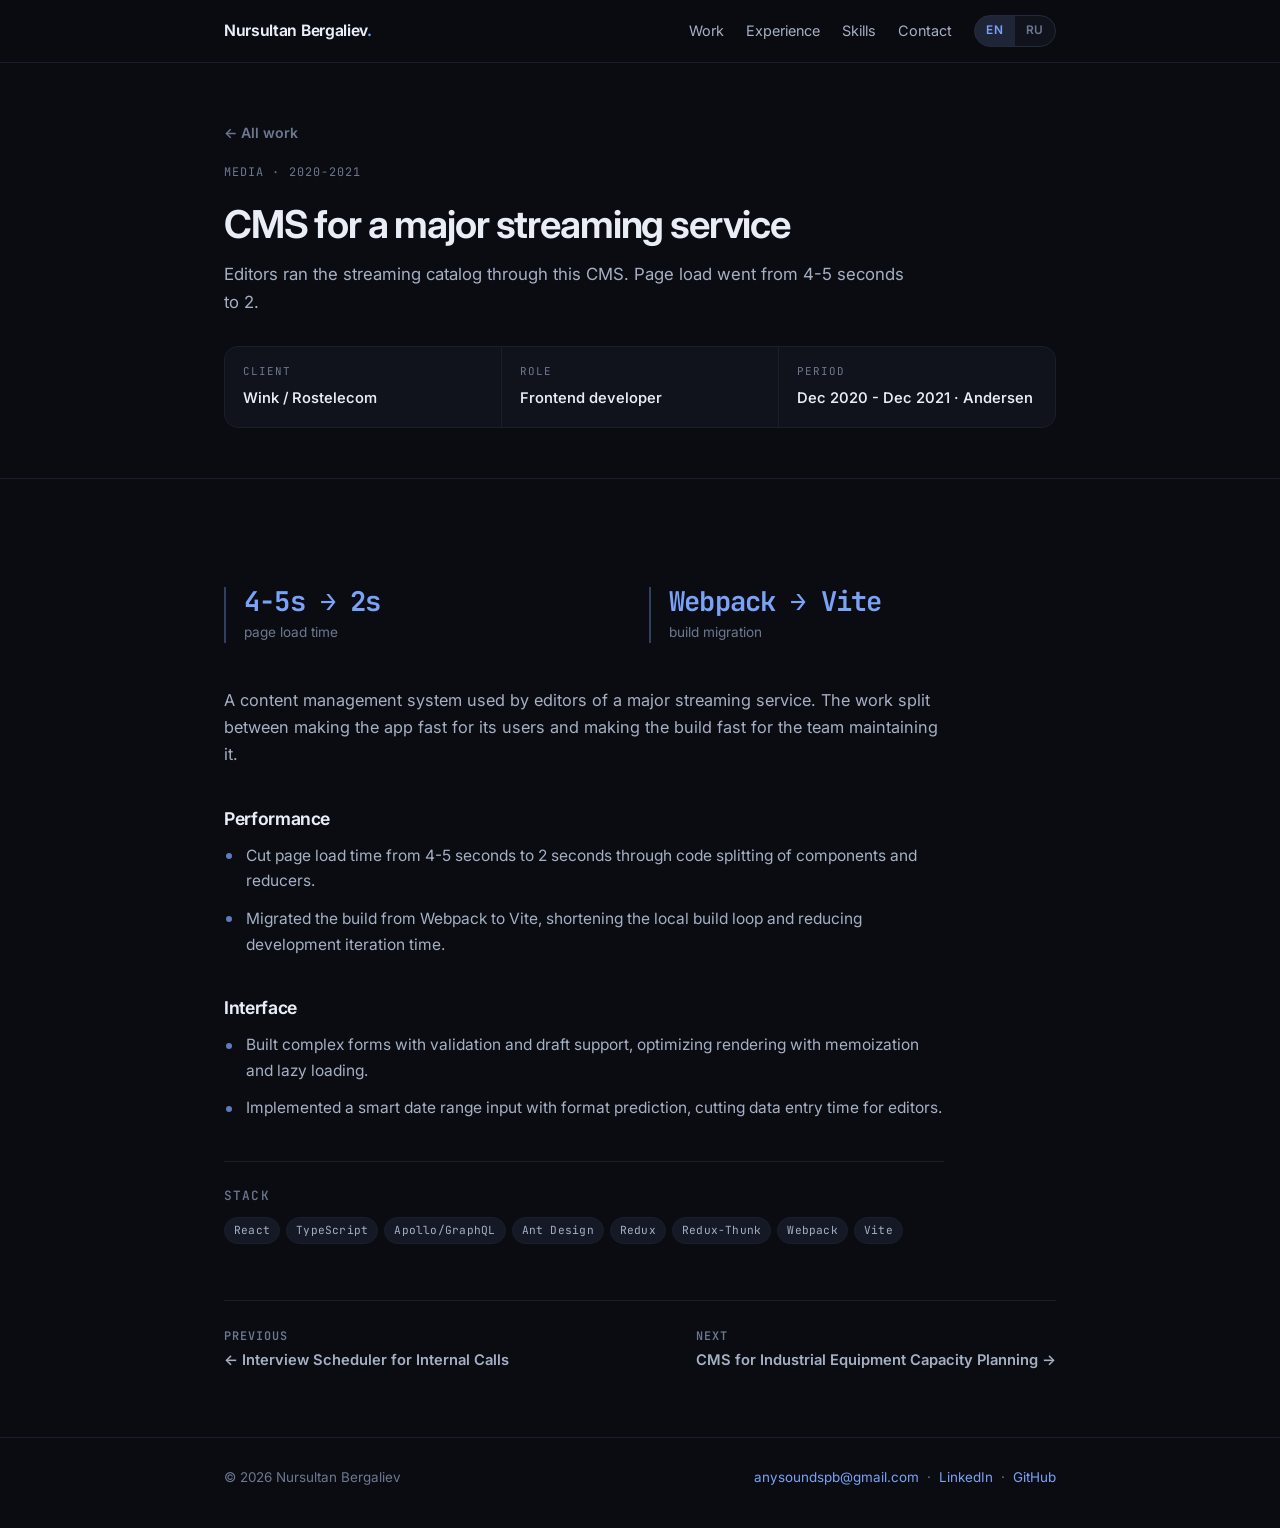
<file: work/wink.html>
<!doctype html>
<html lang="en" data-title-en="CMS for a major streaming service - Wink / Rostelecom - Nursultan Bergaliev" data-title-ru="CMS для крупного стримингового сервиса - Нурсултан Бергалиев">
<head>
<meta charset="utf-8">
<meta name="viewport" content="width=device-width, initial-scale=1">
<title>CMS for a major streaming service - Wink / Rostelecom - Nursultan Bergaliev</title>
<meta name="description" content="Editors ran the streaming catalog through this CMS. Page load went from 4-5 seconds to 2.">
<meta property="og:title" content="CMS for a major streaming service - Wink / Rostelecom - Nursultan Bergaliev">
<meta property="og:description" content="Editors ran the streaming catalog through this CMS. Page load went from 4-5 seconds to 2.">
<meta property="og:type" content="website">
<meta name="theme-color" content="#0a0c12">
<link rel="icon" href="data:image/svg+xml,%3Csvg xmlns='http://www.w3.org/2000/svg' viewBox='0 0 32 32'%3E%3Crect width='32' height='32' rx='8' fill='%230a0c12'/%3E%3Ctext x='16' y='22' font-family='monospace' font-size='16' font-weight='700' fill='%237aa2f7' text-anchor='middle'%3ENB%3C/text%3E%3C/svg%3E">
<link rel="preconnect" href="https://fonts.googleapis.com">
<link rel="preconnect" href="https://fonts.gstatic.com" crossorigin>
<link rel="stylesheet" href="https://fonts.googleapis.com/css2?family=Inter:wght@400;500;600;700&family=JetBrains+Mono:wght@400;500;700&display=swap">
<link rel="stylesheet" href="../assets/style.css">
</head>
<body class="case">
<a class="skip" href="#main"><span data-lang="en">Skip to content</span><span data-lang="ru">К содержанию</span></a>
<header class="site-head">
  <div class="wrap">
    <a class="brand" href="../index.html">Nursultan Bergaliev<span class="dot">.</span></a>
    <nav class="nav">
      <a href="../index.html#work"><span data-lang="en">Work</span><span data-lang="ru">Проекты</span></a>
      <a href="../index.html#experience"><span data-lang="en">Experience</span><span data-lang="ru">Опыт</span></a>
      <a href="../index.html#skills"><span data-lang="en">Skills</span><span data-lang="ru">Навыки</span></a>
      <a class="keep" href="../index.html#contact"><span data-lang="en">Contact</span><span data-lang="ru">Контакты</span></a>
      <div class="lang" role="group" aria-label="Language">
        <button type="button" data-set="en" aria-pressed="true">EN</button>
        <button type="button" data-set="ru" aria-pressed="false">RU</button>
      </div>
    </nav>
  </div>
</header>
<main id="main">

<div class="case-head">
  <div class="wrap">
    <a class="back" href="../index.html">&larr; <span data-lang="en">All work</span><span data-lang="ru">Все проекты</span></a>
    <span class="mono" style="display:block;margin-top:18px"><span data-lang="en">Media · 2020-2021</span><span data-lang="ru">Медиа · 2020-2021</span></span>
    <h1 data-lang="en">CMS for a major streaming service</h1><h1 data-lang="ru">CMS для крупного стримингового сервиса</h1>
    <p data-lang="en" class="lede">Editors ran the streaming catalog through this CMS. Page load went from 4-5 seconds to 2.</p><p data-lang="ru" class="lede">Редакторы вели каталог стриминга через эту CMS. Загрузка страницы упала с 4-5 секунд до 2.</p>
    <dl class="case-meta">
      <div><dt><span data-lang="en">Client</span><span data-lang="ru">Клиент</span></dt><dd>Wink / Rostelecom</dd></div>
      <div><dt><span data-lang="en">Role</span><span data-lang="ru">Роль</span></dt><dd><span data-lang="en">Frontend developer</span><span data-lang="ru">Фронтенд-разработчик</span></dd></div>
      <div><dt><span data-lang="en">Period</span><span data-lang="ru">Период</span></dt><dd><span data-lang="en">Dec 2020 - Dec 2021</span><span data-lang="ru">Декабрь 2020 - декабрь 2021</span> · Andersen</dd></div>
    </dl>
  </div>
</div>

<section>
  <div class="wrap">
    <div class="kpis">
        <div class="kpi"><div class="v">4-5s → 2s</div><div class="l"><span data-lang="en">page load time</span><span data-lang="ru">время загрузки страницы</span></div></div>
        <div class="kpi"><div class="v">Webpack → Vite</div><div class="l"><span data-lang="en">build migration</span><span data-lang="ru">миграция сборки</span></div></div>
      </div>
    <div class="prose">
      <p data-lang="en">A content management system used by editors of a major streaming service. The work split between making the app fast for its users and making the build fast for the team maintaining it.</p><p data-lang="ru">Система управления контентом, в которой работают редакторы крупного стримингового сервиса. Работа делилась на две части: ускорить приложение для пользователей и ускорить сборку для команды, которая его поддерживает.</p>
      
      <div class="block">
        <h2 data-lang="en">Performance</h2><h2 data-lang="ru">Производительность</h2>
        <ul>
          <li><span data-lang="en">Cut page load time from 4-5 seconds to 2 seconds through code splitting of components and reducers.</span><span data-lang="ru">Сократил загрузку страницы с 4-5 секунд до 2 за счёт code splitting компонентов и редьюсеров.</span></li>
          <li><span data-lang="en">Migrated the build from Webpack to Vite, shortening the local build loop and reducing development iteration time.</span><span data-lang="ru">Перевёл сборку с Webpack на Vite - локальный цикл сборки стал короче, итерации быстрее.</span></li>
        </ul>
      </div>
      <div class="block">
        <h2 data-lang="en">Interface</h2><h2 data-lang="ru">Интерфейс</h2>
        <ul>
          <li><span data-lang="en">Built complex forms with validation and draft support, optimizing rendering with memoization and lazy loading.</span><span data-lang="ru">Собрал сложные формы с валидацией и поддержкой черновиков, оптимизировал рендеринг мемоизацией и ленивой загрузкой.</span></li>
          <li><span data-lang="en">Implemented a smart date range input with format prediction, cutting data entry time for editors.</span><span data-lang="ru">Сделал умный ввод диапазона дат с предсказанием формата - редакторы стали заполнять данные быстрее.</span></li>
        </ul>
      </div>
      
      <div class="stack-box">
        <h2><span data-lang="en">Stack</span><span data-lang="ru">Стек</span></h2>
        <div class="chips"><span class="chip">React</span><span class="chip">TypeScript</span><span class="chip">Apollo/GraphQL</span><span class="chip">Ant Design</span><span class="chip">Redux</span><span class="chip">Redux-Thunk</span><span class="chip">Webpack</span><span class="chip">Vite</span></div>
      </div>
    </div>
    <div class="case-nav">
      
      <a href="avito.html">
        <span class="mono"><span data-lang="en">Previous</span><span data-lang="ru">Предыдущий</span></span>
        &larr; <span data-lang="en">Interview Scheduler for Internal Calls</span><span data-lang="ru">Планировщик интервью для внутренних созвонов</span>
      </a>
      
      <a href="siemens.html">
        <span class="mono"><span data-lang="en">Next</span><span data-lang="ru">Следующий</span></span>
        <span data-lang="en">CMS for Industrial Equipment Capacity Planning</span><span data-lang="ru">CMS для планирования мощностей промышленного оборудования</span> &rarr;
      </a>
    </div>
  </div>
</section>

</main>
<footer class="site-foot">
  <div class="wrap">
    <span>&copy; 2026 Nursultan Bergaliev</span>
    <span><a href="mailto:anysoundspb@gmail.com">anysoundspb@gmail.com</a> &nbsp;·&nbsp; <a href="https://www.linkedin.com/in/nursultan-bergaliev-607647428/" rel="noopener">LinkedIn</a> &nbsp;·&nbsp; <a href="https://github.com/anysound" rel="noopener">GitHub</a></span>
  </div>
</footer>
<script src="../assets/site.js"></script>
</body>
</html>
</file>
<file: assets/style.css>
/* Nursultan Bergaliev - portfolio. Dark theme, EN/RU. */

:root {
  --bg: #0a0c12;
  --bg-elev: #10131c;
  --bg-elev-2: #151926;
  --line: #232a3b;
  --line-soft: #1a1f2e;
  --fg: #e9edf6;
  --fg-2: #a6b0c4;
  --fg-3: #6d7890;
  --accent: #7aa2f7;
  --accent-soft: rgba(122, 162, 247, 0.12);
  --accent-line: rgba(122, 162, 247, 0.35);
  --radius: 14px;
  --maxw: 1080px;
  --sans: "Inter", -apple-system, BlinkMacSystemFont, "Segoe UI", Roboto, Helvetica, Arial, sans-serif;
  --mono: "JetBrains Mono", ui-monospace, SFMono-Regular, Menlo, Consolas, monospace;
  color-scheme: dark;
}

* { box-sizing: border-box; }

html { scroll-behavior: smooth; }
@media (prefers-reduced-motion: reduce) {
  html { scroll-behavior: auto; }
  *, *::before, *::after { animation-duration: 0.01ms !important; transition-duration: 0.01ms !important; }
}

body {
  margin: 0;
  background: var(--bg);
  color: var(--fg);
  font-family: var(--sans);
  font-size: 16px;
  line-height: 1.65;
  -webkit-font-smoothing: antialiased;
  overflow-x: hidden;
}

/* language switching */
html[lang="en"] [data-lang="ru"],
html[lang="ru"] [data-lang="en"] { display: none !important; }

a { color: var(--accent); text-decoration: none; }
a:hover { text-decoration: underline; }
h1, h2, h3, h4 { line-height: 1.2; letter-spacing: -0.02em; margin: 0; font-weight: 650; }
p { margin: 0 0 1em; }
ul { margin: 0; padding: 0; list-style: none; }

.wrap { width: 100%; max-width: var(--maxw); margin: 0 auto; padding: 0 24px; }
.mono { font-family: var(--mono); font-size: 0.74rem; letter-spacing: 0.09em; text-transform: uppercase; color: var(--fg-3); }

:focus-visible { outline: 2px solid var(--accent); outline-offset: 3px; border-radius: 4px; }

.skip {
  position: absolute; left: -9999px; top: 0; z-index: 100;
  background: var(--accent); color: #0a0c12; padding: 10px 16px; border-radius: 0 0 8px 0; font-weight: 600;
}
.skip:focus { left: 0; }

/* ---------- header ---------- */
.site-head {
  position: sticky; top: 0; z-index: 50;
  background: rgba(10, 12, 18, 0.82);
  backdrop-filter: saturate(150%) blur(12px);
  -webkit-backdrop-filter: saturate(150%) blur(12px);
  border-bottom: 1px solid var(--line-soft);
}
.site-head .wrap { display: flex; align-items: center; gap: 20px; height: 62px; }
.brand { font-weight: 650; letter-spacing: -0.02em; color: var(--fg); font-size: 0.98rem; white-space: nowrap; }
.brand:hover { text-decoration: none; color: var(--accent); }
.brand .dot { color: var(--accent); }
.nav { display: flex; gap: 22px; margin-left: auto; align-items: center; }
.nav a { color: var(--fg-2); font-size: 0.9rem; }
.nav a:hover { color: var(--fg); text-decoration: none; }

.lang {
  display: inline-flex; border: 1px solid var(--line); border-radius: 999px; overflow: hidden; background: var(--bg-elev);
}
.lang button {
  font: inherit; font-size: 0.74rem; font-weight: 600; letter-spacing: 0.06em;
  padding: 5px 11px; border: 0; background: transparent; color: var(--fg-3); cursor: pointer;
  transition: color 0.15s, background 0.15s;
}
.lang button[aria-pressed="true"] { background: var(--accent-soft); color: var(--accent); }
.lang button:hover { color: var(--fg); }

@media (max-width: 700px) {
  .nav { gap: 14px; }
  .nav a { display: none; }
  .nav a.keep { display: inline; }
}

/* ---------- hero ---------- */
.hero { position: relative; padding: 88px 0 64px; }
.hero::before {
  content: ""; position: absolute; inset: -200px 0 auto -10%; height: 620px; pointer-events: none; z-index: -1;
  background: radial-gradient(60% 55% at 22% 30%, rgba(122, 162, 247, 0.16), transparent 70%);
}
.hero h1 { font-size: clamp(2.3rem, 6.4vw, 3.9rem); letter-spacing: -0.035em; margin: 14px 0 10px; font-weight: 700; }
.hero .role { color: var(--accent); font-size: clamp(1rem, 2.4vw, 1.22rem); font-weight: 550; margin-bottom: 20px; }
.hero .pitch { color: var(--fg-2); font-size: clamp(1rem, 2vw, 1.1rem); max-width: 62ch; }
.meta-line { color: var(--fg-3); font-size: 0.9rem; display: flex; gap: 8px; flex-wrap: wrap; align-items: center; }
.meta-line .sep { opacity: 0.4; }

.cta { display: flex; gap: 12px; flex-wrap: wrap; margin-top: 30px; }
.btn {
  display: inline-flex; align-items: center; gap: 8px;
  padding: 11px 20px; border-radius: 10px; font-size: 0.92rem; font-weight: 600;
  border: 1px solid var(--line); color: var(--fg); background: var(--bg-elev);
  transition: border-color 0.16s, background 0.16s, transform 0.16s;
}
.btn:hover { text-decoration: none; border-color: var(--accent-line); background: var(--bg-elev-2); transform: translateY(-1px); }
.btn-primary { background: var(--accent); border-color: var(--accent); color: #08101f; }
.btn-primary:hover { background: #93b4ff; border-color: #93b4ff; color: #08101f; }

.stats { display: grid; grid-template-columns: repeat(4, 1fr); gap: 1px; background: var(--line-soft); border: 1px solid var(--line-soft); border-radius: var(--radius); overflow: hidden; margin-top: 52px; }
.stats div { background: var(--bg-elev); padding: 20px 18px; }
.stats .v { font-size: 1.5rem; font-weight: 680; letter-spacing: -0.03em; color: var(--accent); font-family: var(--mono); }
.stats .l { color: var(--fg-3); font-size: 0.8rem; line-height: 1.45; margin-top: 4px; }
@media (max-width: 760px) { .stats { grid-template-columns: repeat(2, 1fr); } }

/* ---------- sections ---------- */
section { padding: 64px 0; }
.sec-head { display: flex; align-items: baseline; gap: 16px; margin-bottom: 30px; padding-bottom: 14px; border-bottom: 1px solid var(--line-soft); }
.sec-head h2 { font-size: 1.35rem; }
.sec-head .mono { margin-left: auto; }

/* ---------- work cards ---------- */
.cards { display: grid; grid-template-columns: repeat(2, 1fr); gap: 18px; }
@media (max-width: 800px) { .cards { grid-template-columns: 1fr; } }

.card {
  display: flex; flex-direction: column; gap: 12px;
  background: var(--bg-elev); border: 1px solid var(--line-soft); border-radius: var(--radius);
  padding: 24px; color: var(--fg);
  transition: border-color 0.18s, transform 0.18s, background 0.18s;
}
.card:hover { text-decoration: none; border-color: var(--accent-line); background: var(--bg-elev-2); transform: translateY(-2px); }
.card h3 { font-size: 1.08rem; }
.card .client { color: var(--accent); font-weight: 600; font-size: 0.88rem; }
.card p { color: var(--fg-2); font-size: 0.92rem; margin: 0; }
.card .more { margin-top: auto; padding-top: 6px; color: var(--fg-3); font-size: 0.85rem; font-weight: 600; }
.card:hover .more { color: var(--accent); }
.card .more span { transition: transform 0.18s; display: inline-block; }
.card:hover .more span { transform: translateX(4px); }

.chips { display: flex; flex-wrap: wrap; gap: 6px; }
.chip {
  font-family: var(--mono); font-size: 0.7rem; letter-spacing: 0.02em;
  color: var(--fg-2); background: var(--bg-elev-2); border: 1px solid var(--line-soft);
  padding: 3px 9px; border-radius: 999px; white-space: nowrap;
}

/* ---------- timeline ---------- */
.tl { display: grid; gap: 2px; }
.tl-item {
  display: grid; grid-template-columns: 190px 1fr; gap: 24px;
  padding: 20px 0; border-top: 1px solid var(--line-soft);
}
.tl-item:first-child { border-top: 0; }
.tl-when { color: var(--fg-3); font-family: var(--mono); font-size: 0.76rem; letter-spacing: 0.04em; padding-top: 4px; }
.tl-role { font-weight: 620; font-size: 1rem; }
.tl-co { color: var(--accent); font-size: 0.9rem; margin-bottom: 6px; }
.tl-note { color: var(--fg-2); font-size: 0.92rem; }
@media (max-width: 700px) { .tl-item { grid-template-columns: 1fr; gap: 8px; } .tl-when { padding-top: 0; } }

/* ---------- skills ---------- */
.skills { display: grid; grid-template-columns: repeat(2, 1fr); gap: 18px; }
@media (max-width: 800px) { .skills { grid-template-columns: 1fr; } }
.skill-group { background: var(--bg-elev); border: 1px solid var(--line-soft); border-radius: var(--radius); padding: 20px 22px; }
.skill-group h3 { font-size: 0.8rem; letter-spacing: 0.09em; text-transform: uppercase; color: var(--fg-3); font-family: var(--mono); margin-bottom: 12px; font-weight: 500; }

/* ---------- contact ---------- */
.contact-box {
  background: var(--bg-elev); border: 1px solid var(--line-soft); border-radius: var(--radius);
  padding: 40px; text-align: center;
}
.contact-box h2 { font-size: 1.6rem; margin-bottom: 10px; }
.contact-box p { color: var(--fg-2); max-width: 52ch; margin: 0 auto 24px; }

.site-foot { border-top: 1px solid var(--line-soft); padding: 28px 0 40px; color: var(--fg-3); font-size: 0.84rem; }
.site-foot .wrap { display: flex; gap: 16px; flex-wrap: wrap; justify-content: space-between; }

/* ---------- case page ---------- */
.case-head { padding: 56px 0 34px; border-bottom: 1px solid var(--line-soft); }
.back { color: var(--fg-3); font-size: 0.88rem; font-weight: 600; }
.back:hover { color: var(--accent); text-decoration: none; }
.case-head h1 { font-size: clamp(1.8rem, 4.4vw, 2.7rem); margin: 18px 0 14px; letter-spacing: -0.03em; }
.case-head .lede { color: var(--fg-2); font-size: 1.05rem; max-width: 62ch; }

.case-meta { display: grid; grid-template-columns: repeat(3, 1fr); gap: 1px; background: var(--line-soft); border: 1px solid var(--line-soft); border-radius: var(--radius); overflow: hidden; margin-top: 30px; }
.case-meta div { background: var(--bg-elev); padding: 16px 18px; }
.case-meta dt { font-family: var(--mono); font-size: 0.68rem; letter-spacing: 0.1em; text-transform: uppercase; color: var(--fg-3); margin-bottom: 5px; }
.case-meta dd { margin: 0; font-size: 0.92rem; font-weight: 550; }
@media (max-width: 700px) { .case-meta { grid-template-columns: 1fr; } }

.kpis { display: grid; grid-template-columns: repeat(auto-fit, minmax(190px, 1fr)); gap: 18px; margin: 44px 0; }
.kpi { border-left: 2px solid var(--accent-line); padding-left: 18px; }
.kpi .v { font-family: var(--mono); font-size: 1.7rem; font-weight: 680; color: var(--accent); letter-spacing: -0.03em; line-height: 1.1; }
.kpi .l { color: var(--fg-3); font-size: 0.85rem; margin-top: 4px; }

.prose { max-width: 72ch; }
.prose > p { color: var(--fg-2); font-size: 1.02rem; }
.block { margin-top: 40px; }
.block h2 { font-size: 1.1rem; margin-bottom: 14px; }
.block li { position: relative; padding-left: 22px; margin-bottom: 12px; color: var(--fg-2); font-size: 0.97rem; }
.block li::before {
  content: ""; position: absolute; left: 2px; top: 0.66em;
  width: 6px; height: 6px; border-radius: 50%; background: var(--accent); opacity: 0.75;
}

.result {
  margin-top: 44px; background: var(--accent-soft); border: 1px solid var(--accent-line);
  border-radius: var(--radius); padding: 22px 26px;
}
.result .mono { color: var(--accent); margin-bottom: 6px; }
.result p { margin: 0; font-size: 1.02rem; }

.stack-box { margin-top: 40px; padding-top: 26px; border-top: 1px solid var(--line-soft); }
.stack-box h2 { font-size: 0.8rem; letter-spacing: 0.09em; text-transform: uppercase; color: var(--fg-3); font-family: var(--mono); font-weight: 500; margin-bottom: 14px; }

.case-nav { display: flex; justify-content: space-between; gap: 18px; margin: 56px 0 0; padding-top: 26px; border-top: 1px solid var(--line-soft); flex-wrap: wrap; }
.case-nav a { color: var(--fg-2); font-size: 0.92rem; font-weight: 600; }
.case-nav a:hover { color: var(--accent); text-decoration: none; }
.case-nav .mono { display: block; margin-bottom: 2px; }

/* case pages read narrower than the home page */
body.case .wrap { max-width: 880px; }
body.case .case-head h1 { font-size: clamp(1.75rem, 4vw, 2.4rem); }
</file>
